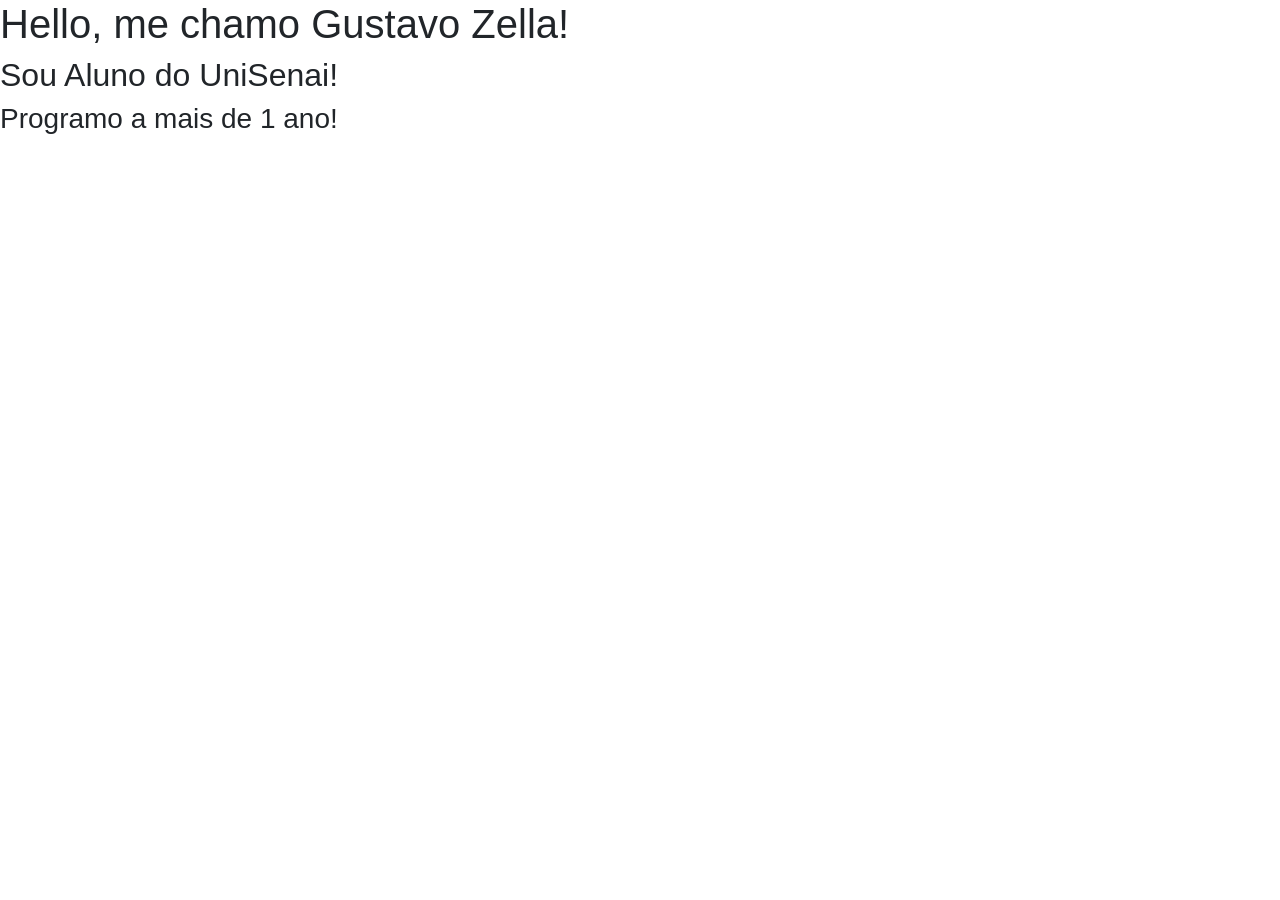
<file: aula01/index.html>
<!doctype html>
<html lang="pt-br">
  <head>
    <meta charset="utf-8">
    <meta name="viewport" content="width=device-width, initial-scale=1, shrink-to-fit=no">
    <link rel="stylesheet" href="https://cdn.jsdelivr.net/npm/bootstrap@4.6.2/dist/css/bootstrap.min.css" integrity="sha384-xOolHFLEh07PJGoPkLv1IbcEPTNtaed2xpHsD9ESMhqIYd0nLMwNLD69Npy4HI+N" crossorigin="anonymous">
    <title>Aprendendo Bootstrap 4.6 no UniSenai</title>
  </head>
  <body>

    <h1>Hello, me chamo Gustavo Zella!</h1>
    <h2>Sou Aluno do UniSenai!</h2>
    <h3>Programo a mais de 1 ano!</h3>

    <script src="https://cdn.jsdelivr.net/npm/jquery@3.5.1/dist/jquery.slim.min.js" integrity="sha384-DfXdz2htPH0lsSSs5nCTpuj/zy4C+OGpamoFVy38MVBnE+IbbVYUew+OrCXaRkfj" crossorigin="anonymous"></script>
    <script src="https://cdn.jsdelivr.net/npm/bootstrap@4.6.2/dist/js/bootstrap.bundle.min.js" integrity="sha384-Fy6S3B9q64WdZWQUiU+q4/2Lc9npb8tCaSX9FK7E8HnRr0Jz8D6OP9dO5Vg3Q9ct" crossorigin="anonymous"></script>
  </body>
</html>
</file>
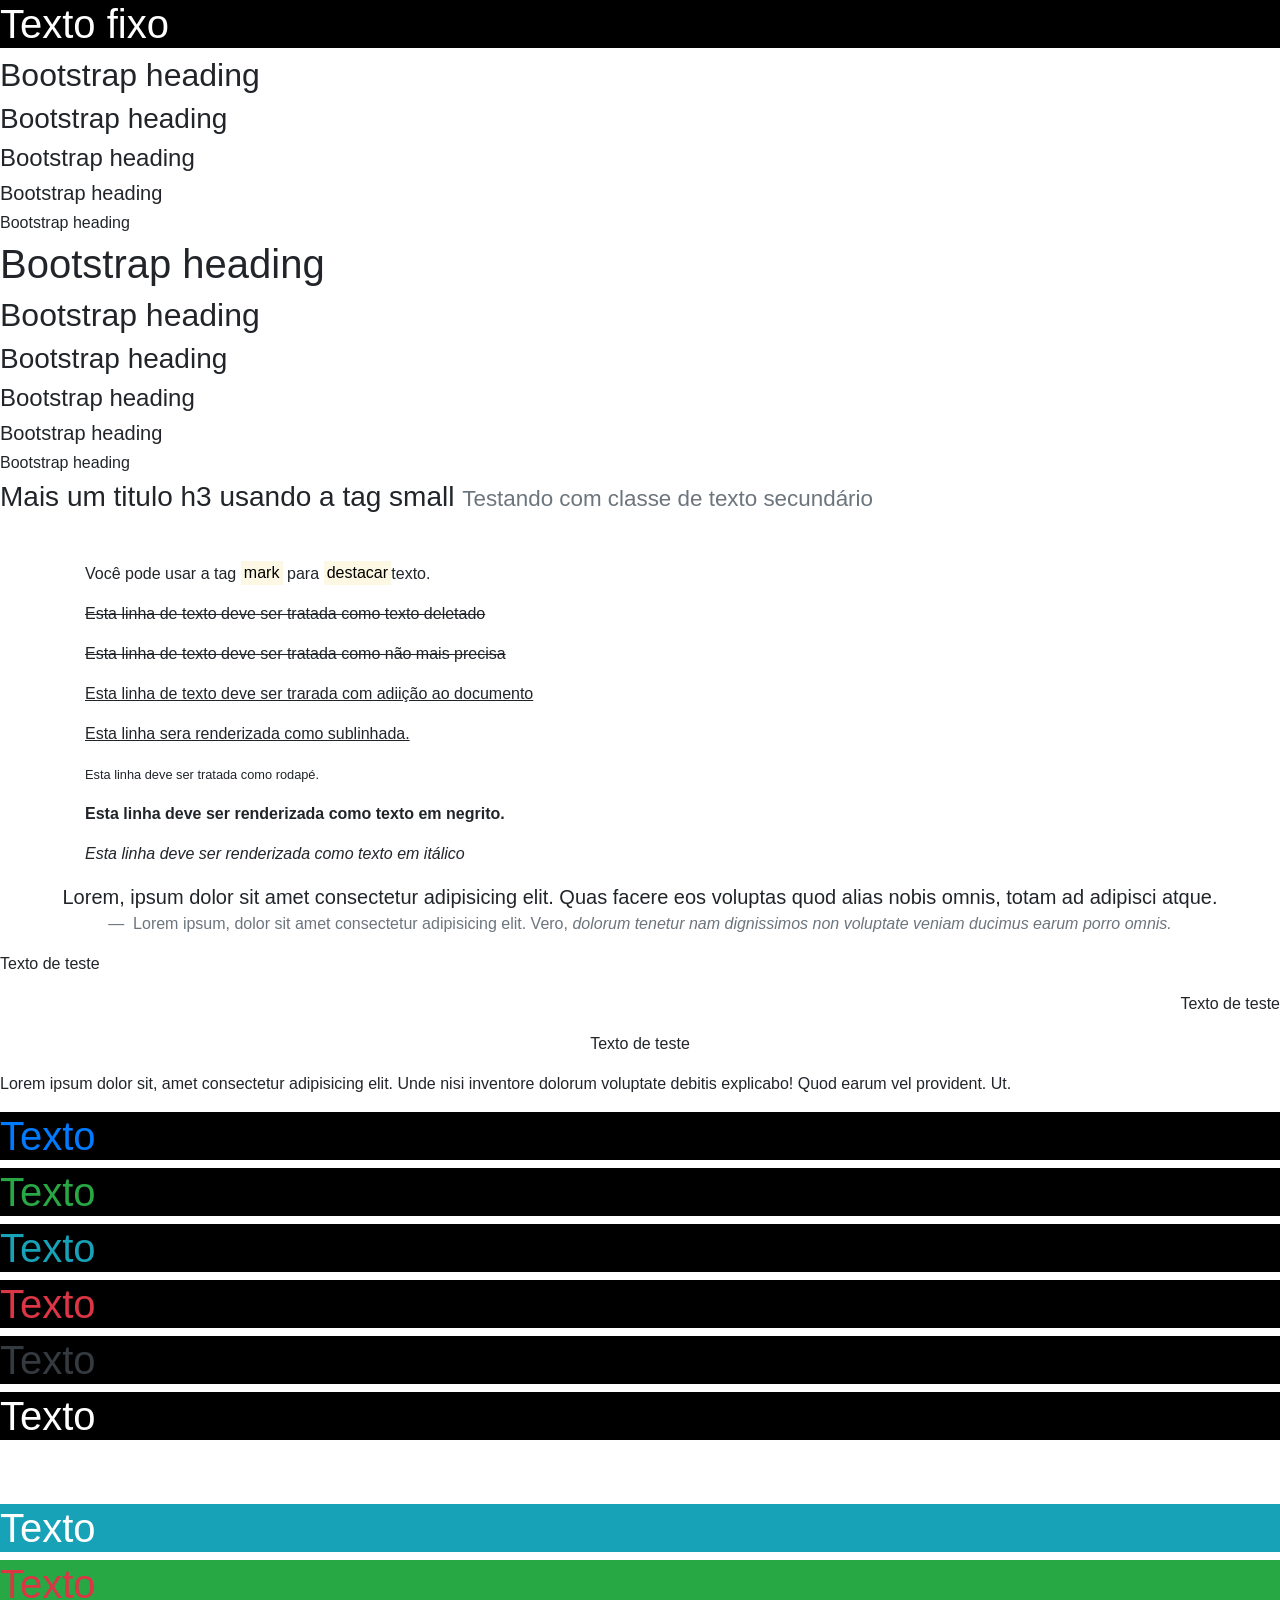
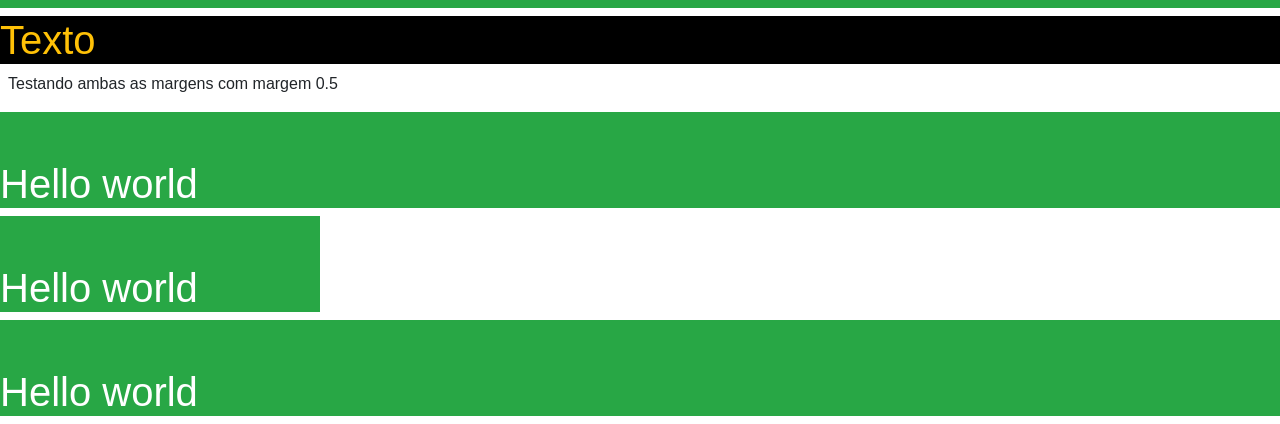
<file: aula02/index.html>
<!doctype html>
<html lang="pt-br">
  <head>
    <meta charset="utf-8">
    <meta name="viewport" content="width=device-width, initial-scale=1, shrink-to-fit=no">
    <link rel="stylesheet" href="https://cdn.jsdelivr.net/npm/bootstrap@4.6.2/dist/css/bootstrap.min.css" integrity="sha384-xOolHFLEh07PJGoPkLv1IbcEPTNtaed2xpHsD9ESMhqIYd0nLMwNLD69Npy4HI+N" crossorigin="anonymous">
    <title>Aprendendo Bootstrap 4.6 no UniSenai</title>
    <style>
      h1{
        background-color: black;
        color: white;
      }
    </style>
  </head>
  <body>

    <h1>Bootstrap heading</h1>
    <h2>Bootstrap heading</h2>
    <h3>Bootstrap heading</h3>
    <h4>Bootstrap heading</h4>
    <h5>Bootstrap heading</h5>
    <h6>Bootstrap heading</h6>

    <p class="h1">Bootstrap heading</p>
    <p class="h2">Bootstrap heading</p>
    <p class="h3">Bootstrap heading</p>
    <p class="h4">Bootstrap heading</p>
    <p class="h5">Bootstrap heading</p>
    <p class="h6">Bootstrap heading</p>

    <h3>
      Mais um titulo h3 usando a tag small
      <small class="text-muted">
        Testando com classe de texto secundário
      </small>
    </h3>

    <div class="container mt-5">
        <p>Você pode usar a tag <mark>mark</mark> para <mark>destacar</mark>texto.</p>
        <p><del>Esta linha de texto deve ser tratada como texto deletado</del></p>
        <p><s>Esta linha de texto deve ser tratada como não mais precisa</s></p>
        <p><ins>Esta linha de texto deve ser trarada com adiição ao documento</ins></p>
        <p><u>Esta linha sera renderizada como sublinhada.</u></p>
        <p><small>Esta linha deve ser tratada como rodapé.</small></p>
        <p><strong>Esta linha deve ser renderizada como texto em negrito.</strong></p>
        <p><em>Esta linha deve ser renderizada como texto em itálico</em></p>
    </div>
    
    <blockquote class="blockquote text-center">
      <p class="mb-0">
        Lorem, ipsum dolor sit amet consectetur adipisicing elit. Quas facere eos voluptas quod alias nobis omnis, totam ad adipisci atque.
        <footer class="blockquote-footer">
        Lorem ipsum, dolor sit amet consectetur adipisicing elit. Vero, <cite>dolorum tenetur nam dignissimos non voluptate veniam ducimus earum porro omnis.</cite>
        </footer>
      </p>
    </blockquote>

    <p class="text-left">Texto de teste</p>
    <p class="text-right">Texto de teste</p>
    <p class="text-center">Texto de teste</p>
    <p class="text-justify">Lorem ipsum dolor sit, amet consectetur adipisicing elit. Unde nisi inventore dolorum voluptate debitis explicabo! Quod earum vel provident. Ut.</p>


    <h1 class="fixed-top">Texto fixo</h1> <!-- Deixa fixo na tela enquanto scrolla-->

    <h1 class="text-primary">Texto</h1>
    <h1 class="text-success">Texto</h1>
    <h1 class="text-info">Texto</h1>
    <h1 class="text-danger">Texto</h1>
    <h1 class="text-dark">Texto</h1>
    <h1 class="text-white bg-dar">Texto</h1>
    <h1 class="invisible">Texto</h1>
    <h1 class="bg-info">Texto</h1>
    <h1 class="bg-success text-danger">Texto</h1>
    <h1 class="text-warning">Texto</h1>

    <p class="mx-2">Testando ambas as margens com margem 0.5</p>

    <h1 class="bg-success pt-5">Hello world</h1>
    <h1 class="bg-success pt-5 w-25">Hello world</h1>
    <h1 class="bg-success pt-5 h-25">Hello world</h1>

    <script src="https://cdn.jsdelivr.net/npm/jquery@3.5.1/dist/jquery.slim.min.js" integrity="sha384-DfXdz2htPH0lsSSs5nCTpuj/zy4C+OGpamoFVy38MVBnE+IbbVYUew+OrCXaRkfj" crossorigin="anonymous"></script>
    <script src="https://cdn.jsdelivr.net/npm/bootstrap@4.6.2/dist/js/bootstrap.bundle.min.js" integrity="sha384-Fy6S3B9q64WdZWQUiU+q4/2Lc9npb8tCaSX9FK7E8HnRr0Jz8D6OP9dO5Vg3Q9ct" crossorigin="anonymous"></script>
  </body>
</html>
</file>
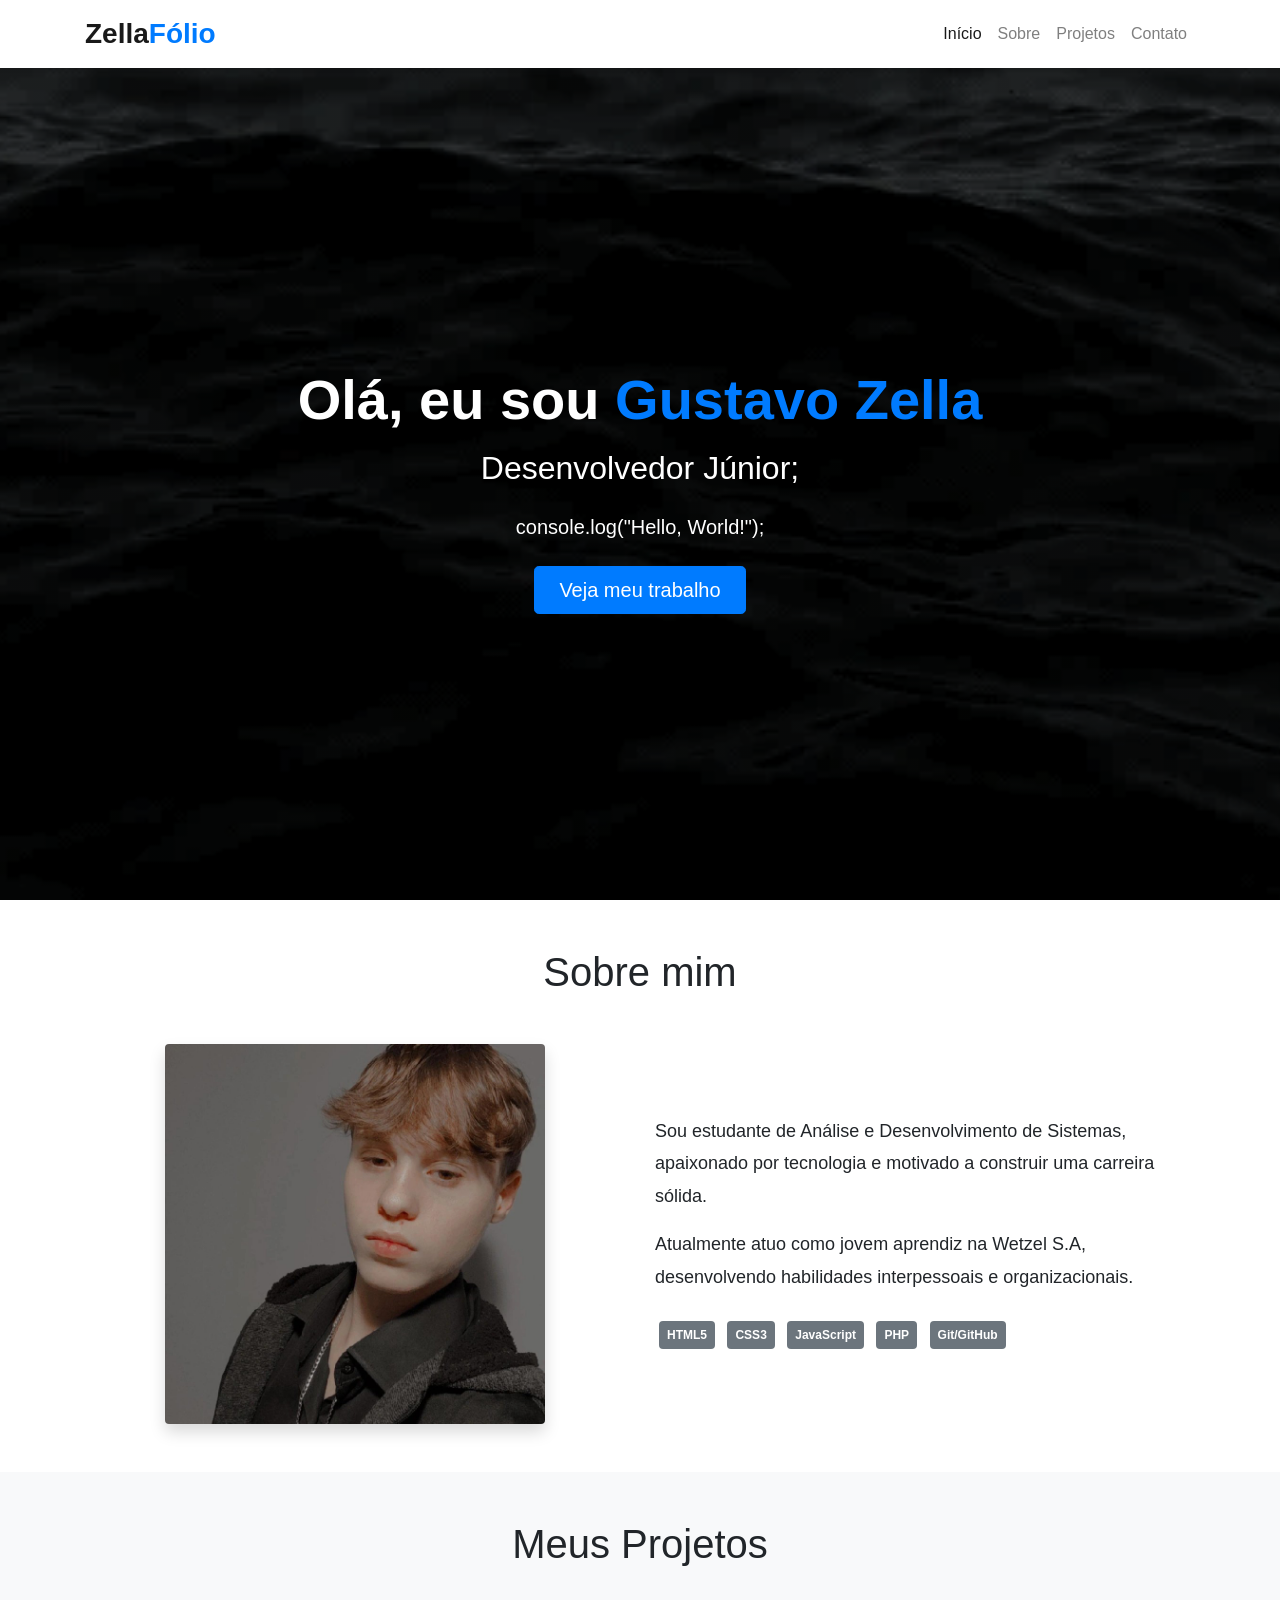
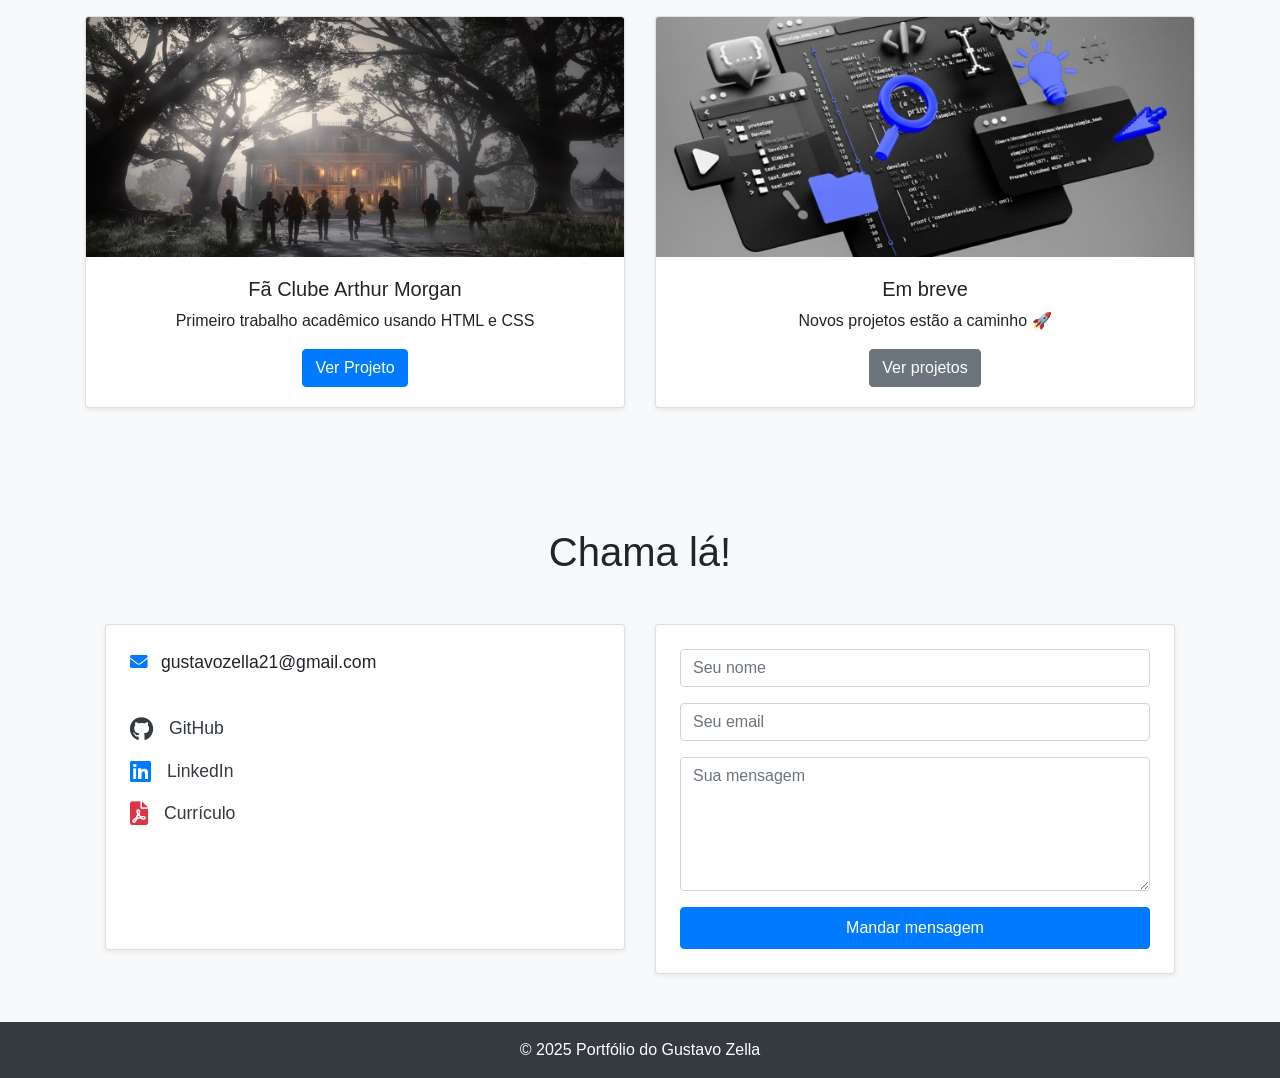
<file: aula04/index.html>
<!DOCTYPE html>
<html lang="pt-BR">

<head>
    <meta charset="UTF-8">
    <meta name="viewport" content="width=device-width, initial-scale=1.0">
    <title>Portfólio - Gustavo Zella</title>

    <!-- Bootstrap 4.6 -->
    <link rel="stylesheet" href="https://cdn.jsdelivr.net/npm/bootstrap@4.6.2/dist/css/bootstrap.min.css">
    <link rel="stylesheet" href="https://cdnjs.cloudflare.com/ajax/libs/font-awesome/6.0.0/css/all.min.css">
</head>

<body data-spy="scroll" data-target="#navbar" data-offset="70">

<!-- NAVBAR -->
<nav id="navbar" class="navbar navbar-expand-lg navbar-light bg-white shadow-sm fixed-top">
    <div class="container" style="max-width:1140px;">
        <a class="navbar-brand font-weight-bold" style="font-size:1.75rem;">
            Zella<span class="text-primary">Fólio</span>
        </a>

        <button class="navbar-toggler" type="button" data-toggle="collapse" data-target="#menu">
            <span class="navbar-toggler-icon"></span>
        </button>

        <div class="collapse navbar-collapse" id="menu">
            <ul class="navbar-nav ml-auto">
                <li class="nav-item"><a class="nav-link" href="#home">Início</a></li>
                <li class="nav-item"><a class="nav-link" href="#about">Sobre</a></li>
                <li class="nav-item"><a class="nav-link" href="#projects">Projetos</a></li>
                <li class="nav-item"><a class="nav-link" href="#contact">Contato</a></li>
            </ul>
        </div>
    </div>
</nav>

<!-- HERO -->
<section id="home"
    class="d-flex align-items-center text-white"
    style="
        min-height:100vh;
        background: linear-gradient(rgba(0,0,0,0.6), rgba(0,0,0,0.6)),
                    url('assets/img/blackwaves.gif') center center / cover no-repeat;
        padding-top:80px;
    ">

    <div class="container text-center" style="max-width:800px;">
        <h1 style="font-size:3.5rem; font-weight:700;">
            Olá, eu sou <span class="text-primary">Gustavo Zella</span>
        </h1>

        <h2 style="font-size:2rem; font-weight:300; margin-top:1rem;">
            Desenvolvedor Júnior;
        </h2>

        <p style="font-size:1.25rem; margin:1.5rem 0;">
            console.log("Hello, World!");
        </p>

        <a href="#projects" class="btn btn-primary btn-lg px-4 py-2">
            Veja meu trabalho
        </a>
    </div>
</section>

<!-- SOBRE -->
<section id="about" class="py-5">
    <div class="container" style="max-width:1140px;">
        <h2 class="text-center mb-5" style="font-size:2.5rem;">Sobre mim</h2>

        <div class="row align-items-center">
            <div class="col-lg-6 text-center mb-4 mb-lg-0">
                <img src="assets/img/avatar.jpg"
                     class="img-fluid rounded shadow"
                     style="max-width:380px; aspect-ratio:1/1; object-fit:cover;">
            </div>

            <div class="col-lg-6">
                <p style="font-size:1.125rem; line-height:1.8;">
                    Sou estudante de Análise e Desenvolvimento de Sistemas,
                    apaixonado por tecnologia e motivado a construir uma carreira sólida.
                </p>

                <p style="font-size:1.125rem; line-height:1.8;">
                    Atualmente atuo como jovem aprendiz na Wetzel S.A,
                    desenvolvendo habilidades interpessoais e organizacionais.
                </p>

                <div class="mt-4">
                    <span class="badge badge-secondary p-2 m-1">HTML5</span>
                    <span class="badge badge-secondary p-2 m-1">CSS3</span>
                    <span class="badge badge-secondary p-2 m-1">JavaScript</span>
                    <span class="badge badge-secondary p-2 m-1">PHP</span>
                    <span class="badge badge-secondary p-2 m-1">Git/GitHub</span>
                </div>
            </div>
        </div>
    </div>
</section>

<!-- PROJETOS -->
<section id="projects" class="py-5 bg-light">
    <div class="container" style="max-width:1140px;">
        <h2 class="text-center mb-5" style="font-size:2.5rem;">Meus Projetos</h2>

        <div class="row">
            <div class="col-md-6 mb-4">
                <div class="card shadow-sm h-100">
                    <img src="assets/img/ProjetoRD2.jpg"
                         class="card-img-top"
                         style="height:240px; object-fit:cover;">
                    <div class="card-body text-center">
                        <h5 style="font-size:1.25rem;">Fã Clube Arthur Morgan</h5>
                        <p style="font-size:1rem;">
                            Primeiro trabalho acadêmico usando HTML e CSS
                        </p>
                        <a href="https://guz3.github.io/Desenvolvimento_Web/morgan/"
                           target="_blank"
                           class="btn btn-primary">
                            Ver Projeto
                        </a>
                    </div>
                </div>
            </div>

            <div class="col-md-6 mb-4">
                <div class="card shadow-sm h-100">
                    <img src="assets/img/Gemini_Generated_Image_j18rqhj18rqhj18r.png"
                         class="card-img-top"
                         style="height:240px; object-fit:cover;">
                    <div class="card-body text-center">
                        <h5 style="font-size:1.25rem;">Em breve</h5>
                        <p style="font-size:1rem;">
                            Novos projetos estão a caminho 🚀
                        </p>
                        <a href="#" class="btn btn-secondary">Ver projetos</a>
                    </div>
                </div>
            </div>
        </div>
    </div>
</section>

<!-- CONTATO -->
<!-- CONTATO -->
<section id="contact" class="py-5 bg-light">
    <div class="container" style="max-width:1100px;">
        <h2 class="text-center mb-5" style="font-size:2.5rem;">Chama lá!</h2>

        <div class="row">

            <!-- COLUNA INFO -->
            <div class="col-md-6 mb-4">
                <div class="card shadow-sm p-4 h-100">

                    <p style="font-size:1.1rem;">
                        <i class="fas fa-envelope mr-2 text-primary"></i>
                        gustavozella21@gmail.com
                    </p>

                    <div class="mt-4">

                        <a href="https://github.com/GUZ3"
                           target="_blank"
                           class="d-flex align-items-center mb-3 text-dark"
                           style="font-size:1.1rem; text-decoration:none;">
                            <i class="fab fa-github mr-3" style="font-size:1.5rem;"></i>
                            GitHub
                        </a>

                        <a href="https://www.linkedin.com/in/gustavo-zella-6a4aaa2b0/"
                           target="_blank"
                           class="d-flex align-items-center mb-3 text-dark"
                           style="font-size:1.1rem; text-decoration:none;">
                            <i class="fab fa-linkedin mr-3 text-primary" style="font-size:1.5rem;"></i>
                            LinkedIn
                        </a>

                        <a href="assets/img/GustavoZella.pdf"
                           download
                           class="d-flex align-items-center text-dark"
                           style="font-size:1.1rem; text-decoration:none;">
                            <i class="fas fa-file-pdf mr-3 text-danger" style="font-size:1.5rem;"></i>
                            Currículo
                        </a>

                    </div>
                </div>
            </div>

            <!-- COLUNA FORM -->
            <div class="col-md-6">
                <div class="card shadow-sm p-4">
                    <form>

                        <input type="text"
                               class="form-control mb-3 py-3"
                               placeholder="Seu nome">

                        <input type="email"
                               class="form-control mb-3 py-3"
                               placeholder="Seu email">

                        <textarea class="form-control mb-3"
                                  rows="5"
                                  placeholder="Sua mensagem"></textarea>

                        <button class="btn btn-primary btn-block py-2">
                            Mandar mensagem
                        </button>

                    </form>
                </div>
            </div>

        </div>
    </div>
</section>

<footer class="bg-dark text-white text-center py-3">
    © 2025 Portfólio do Gustavo Zella
</footer>

<script src="https://cdn.jsdelivr.net/npm/jquery@3.5.1/dist/jquery.slim.min.js"></script>
<script src="https://cdn.jsdelivr.net/npm/bootstrap@4.6.2/dist/js/bootstrap.bundle.min.js"></script>

</body>
</html>
</file>
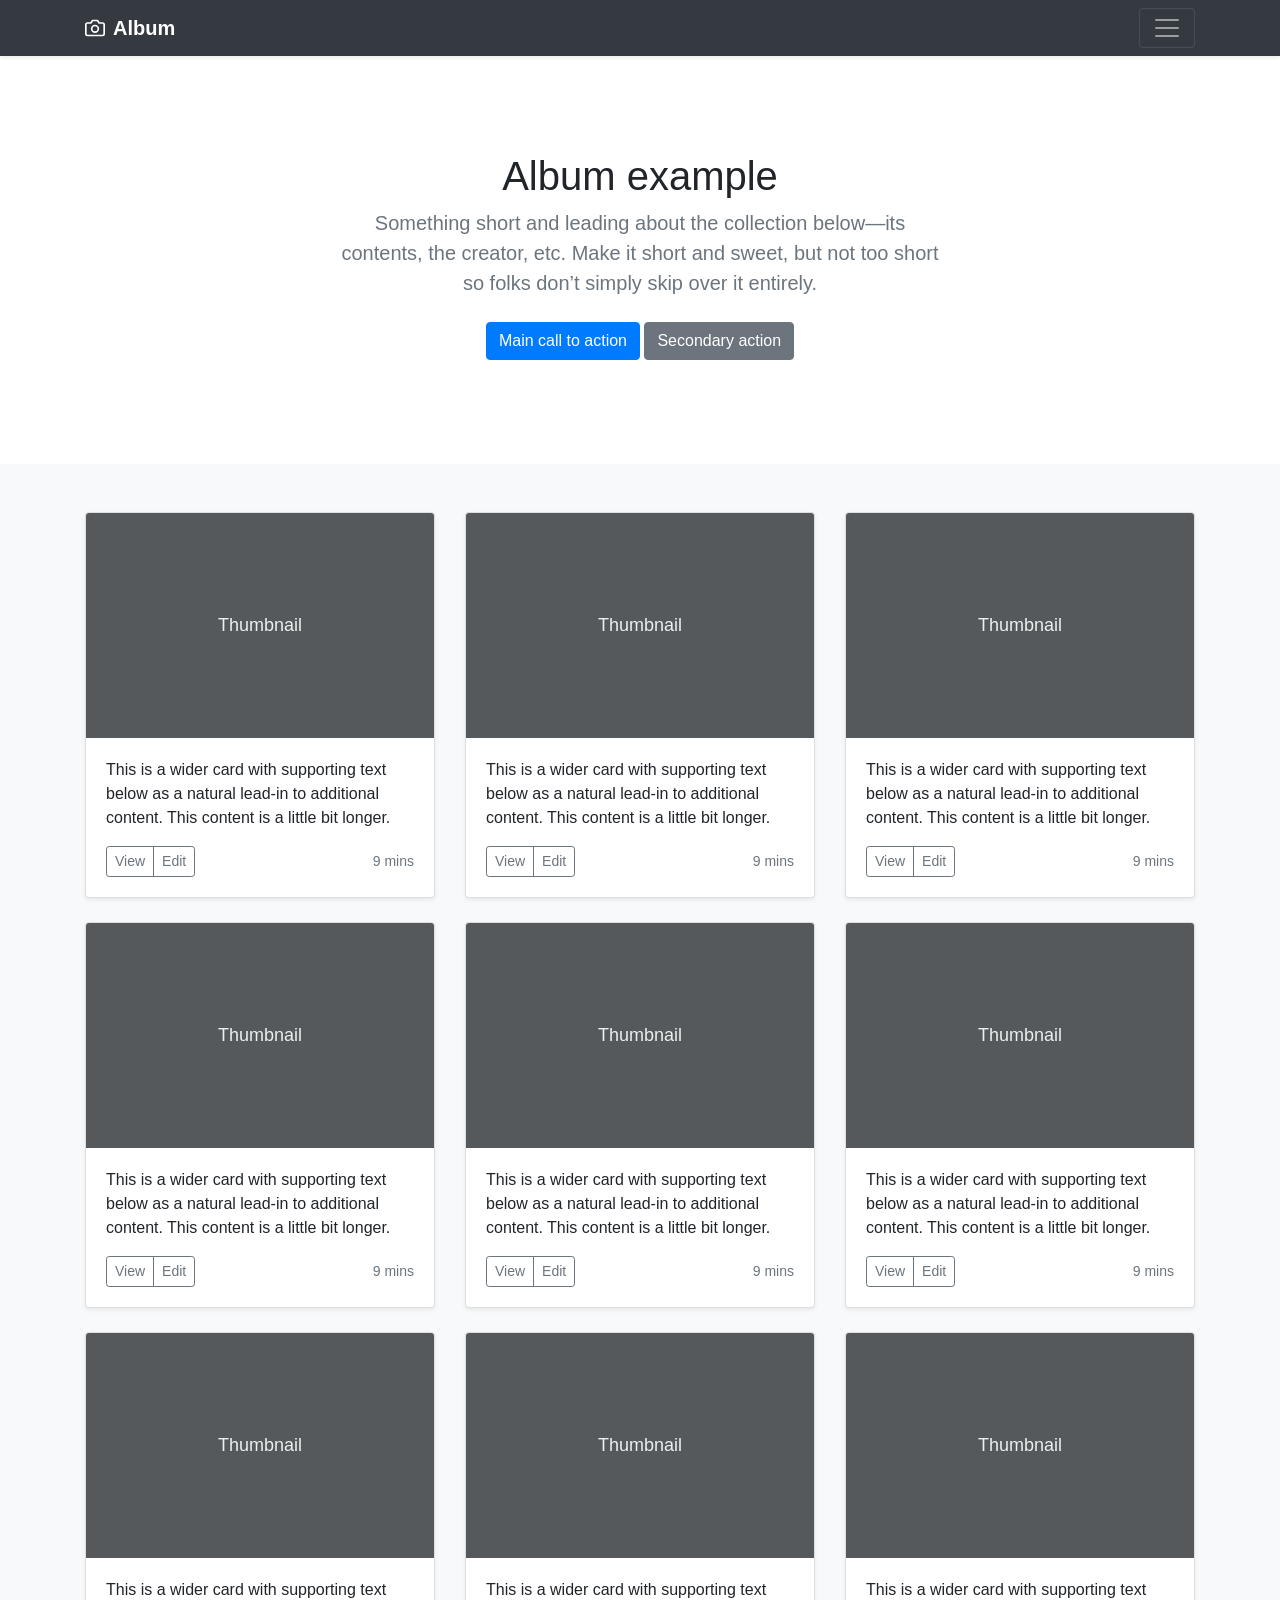
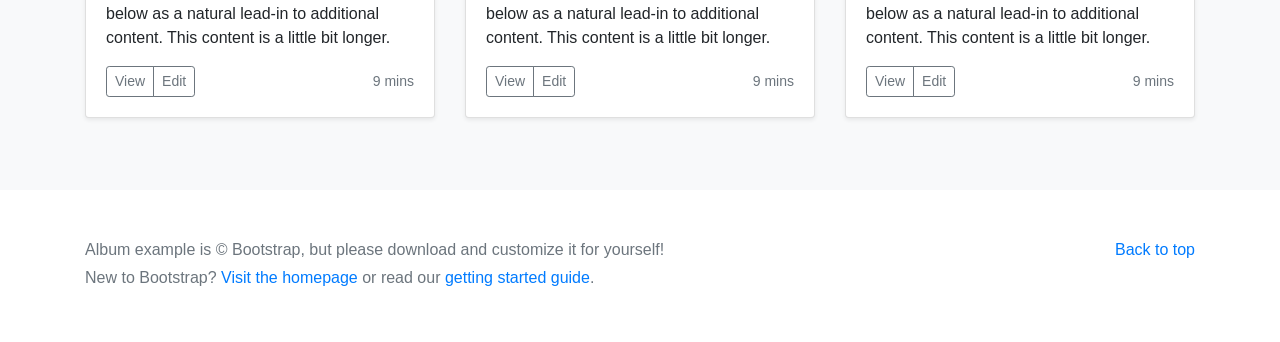
<file: Templates/album/index.html>
<!doctype html>
<html lang="en">
  <head>
    <meta charset="utf-8">
    <meta name="viewport" content="width=device-width, initial-scale=1, shrink-to-fit=no">
    <meta name="description" content="">
    <meta name="author" content="Mark Otto, Jacob Thornton, and Bootstrap contributors">
    <meta name="generator" content="Hugo 0.101.0">
    <title>Album example · Bootstrap v4.6</title>

    <link rel="canonical" href="https://getbootstrap.com/docs/4.6/examples/album/">

    

    <!-- Bootstrap core CSS -->
<link href="../assets/dist/css/bootstrap.min.css" rel="stylesheet">



    <style>
      .bd-placeholder-img {
        font-size: 1.125rem;
        text-anchor: middle;
        -webkit-user-select: none;
        -moz-user-select: none;
        -ms-user-select: none;
        user-select: none;
      }

      @media (min-width: 768px) {
        .bd-placeholder-img-lg {
          font-size: 3.5rem;
        }
      }
    </style>

    
    <!-- Custom styles for this template -->
    <link href="album.css" rel="stylesheet">
  </head>
  <body>
    
<header>
  <div class="collapse bg-dark" id="navbarHeader">
    <div class="container">
      <div class="row">
        <div class="col-sm-8 col-md-7 py-4">
          <h4 class="text-white">About</h4>
          <p class="text-muted">Add some information about the album below, the author, or any other background context. Make it a few sentences long so folks can pick up some informative tidbits. Then, link them off to some social networking sites or contact information.</p>
        </div>
        <div class="col-sm-4 offset-md-1 py-4">
          <h4 class="text-white">Contact</h4>
          <ul class="list-unstyled">
            <li><a href="#" class="text-white">Follow on Twitter</a></li>
            <li><a href="#" class="text-white">Like on Facebook</a></li>
            <li><a href="#" class="text-white">Email me</a></li>
          </ul>
        </div>
      </div>
    </div>
  </div>
  <div class="navbar navbar-dark bg-dark shadow-sm">
    <div class="container d-flex justify-content-between">
      <a href="#" class="navbar-brand d-flex align-items-center">
        <svg xmlns="http://www.w3.org/2000/svg" width="20" height="20" fill="none" stroke="currentColor" stroke-linecap="round" stroke-linejoin="round" stroke-width="2" aria-hidden="true" class="mr-2" viewBox="0 0 24 24" focusable="false"><path d="M23 19a2 2 0 0 1-2 2H3a2 2 0 0 1-2-2V8a2 2 0 0 1 2-2h4l2-3h6l2 3h4a2 2 0 0 1 2 2z"/><circle cx="12" cy="13" r="4"/></svg>
        <strong>Album</strong>
      </a>
      <button class="navbar-toggler" type="button" data-toggle="collapse" data-target="#navbarHeader" aria-controls="navbarHeader" aria-expanded="false" aria-label="Toggle navigation">
        <span class="navbar-toggler-icon"></span>
      </button>
    </div>
  </div>
</header>

<main role="main">

  <section class="jumbotron text-center">
    <div class="container">
      <h1>Album example</h1>
      <p class="lead text-muted">Something short and leading about the collection below—its contents, the creator, etc. Make it short and sweet, but not too short so folks don’t simply skip over it entirely.</p>
      <p>
        <a href="#" class="btn btn-primary my-2">Main call to action</a>
        <a href="#" class="btn btn-secondary my-2">Secondary action</a>
      </p>
    </div>
  </section>

  <div class="album py-5 bg-light">
    <div class="container">

      <div class="row">
        <div class="col-md-4">
          <div class="card mb-4 shadow-sm">
            <svg class="bd-placeholder-img card-img-top" width="100%" height="225" xmlns="http://www.w3.org/2000/svg" role="img" aria-label="Placeholder: Thumbnail" preserveAspectRatio="xMidYMid slice" focusable="false"><title>Placeholder</title><rect width="100%" height="100%" fill="#55595c"/><text x="50%" y="50%" fill="#eceeef" dy=".3em">Thumbnail</text></svg>

            <div class="card-body">
              <p class="card-text">This is a wider card with supporting text below as a natural lead-in to additional content. This content is a little bit longer.</p>
              <div class="d-flex justify-content-between align-items-center">
                <div class="btn-group">
                  <button type="button" class="btn btn-sm btn-outline-secondary">View</button>
                  <button type="button" class="btn btn-sm btn-outline-secondary">Edit</button>
                </div>
                <small class="text-muted">9 mins</small>
              </div>
            </div>
          </div>
        </div>
        <div class="col-md-4">
          <div class="card mb-4 shadow-sm">
            <svg class="bd-placeholder-img card-img-top" width="100%" height="225" xmlns="http://www.w3.org/2000/svg" role="img" aria-label="Placeholder: Thumbnail" preserveAspectRatio="xMidYMid slice" focusable="false"><title>Placeholder</title><rect width="100%" height="100%" fill="#55595c"/><text x="50%" y="50%" fill="#eceeef" dy=".3em">Thumbnail</text></svg>

            <div class="card-body">
              <p class="card-text">This is a wider card with supporting text below as a natural lead-in to additional content. This content is a little bit longer.</p>
              <div class="d-flex justify-content-between align-items-center">
                <div class="btn-group">
                  <button type="button" class="btn btn-sm btn-outline-secondary">View</button>
                  <button type="button" class="btn btn-sm btn-outline-secondary">Edit</button>
                </div>
                <small class="text-muted">9 mins</small>
              </div>
            </div>
          </div>
        </div>
        <div class="col-md-4">
          <div class="card mb-4 shadow-sm">
            <svg class="bd-placeholder-img card-img-top" width="100%" height="225" xmlns="http://www.w3.org/2000/svg" role="img" aria-label="Placeholder: Thumbnail" preserveAspectRatio="xMidYMid slice" focusable="false"><title>Placeholder</title><rect width="100%" height="100%" fill="#55595c"/><text x="50%" y="50%" fill="#eceeef" dy=".3em">Thumbnail</text></svg>

            <div class="card-body">
              <p class="card-text">This is a wider card with supporting text below as a natural lead-in to additional content. This content is a little bit longer.</p>
              <div class="d-flex justify-content-between align-items-center">
                <div class="btn-group">
                  <button type="button" class="btn btn-sm btn-outline-secondary">View</button>
                  <button type="button" class="btn btn-sm btn-outline-secondary">Edit</button>
                </div>
                <small class="text-muted">9 mins</small>
              </div>
            </div>
          </div>
        </div>

        <div class="col-md-4">
          <div class="card mb-4 shadow-sm">
            <svg class="bd-placeholder-img card-img-top" width="100%" height="225" xmlns="http://www.w3.org/2000/svg" role="img" aria-label="Placeholder: Thumbnail" preserveAspectRatio="xMidYMid slice" focusable="false"><title>Placeholder</title><rect width="100%" height="100%" fill="#55595c"/><text x="50%" y="50%" fill="#eceeef" dy=".3em">Thumbnail</text></svg>

            <div class="card-body">
              <p class="card-text">This is a wider card with supporting text below as a natural lead-in to additional content. This content is a little bit longer.</p>
              <div class="d-flex justify-content-between align-items-center">
                <div class="btn-group">
                  <button type="button" class="btn btn-sm btn-outline-secondary">View</button>
                  <button type="button" class="btn btn-sm btn-outline-secondary">Edit</button>
                </div>
                <small class="text-muted">9 mins</small>
              </div>
            </div>
          </div>
        </div>
        <div class="col-md-4">
          <div class="card mb-4 shadow-sm">
            <svg class="bd-placeholder-img card-img-top" width="100%" height="225" xmlns="http://www.w3.org/2000/svg" role="img" aria-label="Placeholder: Thumbnail" preserveAspectRatio="xMidYMid slice" focusable="false"><title>Placeholder</title><rect width="100%" height="100%" fill="#55595c"/><text x="50%" y="50%" fill="#eceeef" dy=".3em">Thumbnail</text></svg>

            <div class="card-body">
              <p class="card-text">This is a wider card with supporting text below as a natural lead-in to additional content. This content is a little bit longer.</p>
              <div class="d-flex justify-content-between align-items-center">
                <div class="btn-group">
                  <button type="button" class="btn btn-sm btn-outline-secondary">View</button>
                  <button type="button" class="btn btn-sm btn-outline-secondary">Edit</button>
                </div>
                <small class="text-muted">9 mins</small>
              </div>
            </div>
          </div>
        </div>
        <div class="col-md-4">
          <div class="card mb-4 shadow-sm">
            <svg class="bd-placeholder-img card-img-top" width="100%" height="225" xmlns="http://www.w3.org/2000/svg" role="img" aria-label="Placeholder: Thumbnail" preserveAspectRatio="xMidYMid slice" focusable="false"><title>Placeholder</title><rect width="100%" height="100%" fill="#55595c"/><text x="50%" y="50%" fill="#eceeef" dy=".3em">Thumbnail</text></svg>

            <div class="card-body">
              <p class="card-text">This is a wider card with supporting text below as a natural lead-in to additional content. This content is a little bit longer.</p>
              <div class="d-flex justify-content-between align-items-center">
                <div class="btn-group">
                  <button type="button" class="btn btn-sm btn-outline-secondary">View</button>
                  <button type="button" class="btn btn-sm btn-outline-secondary">Edit</button>
                </div>
                <small class="text-muted">9 mins</small>
              </div>
            </div>
          </div>
        </div>

        <div class="col-md-4">
          <div class="card mb-4 shadow-sm">
            <svg class="bd-placeholder-img card-img-top" width="100%" height="225" xmlns="http://www.w3.org/2000/svg" role="img" aria-label="Placeholder: Thumbnail" preserveAspectRatio="xMidYMid slice" focusable="false"><title>Placeholder</title><rect width="100%" height="100%" fill="#55595c"/><text x="50%" y="50%" fill="#eceeef" dy=".3em">Thumbnail</text></svg>

            <div class="card-body">
              <p class="card-text">This is a wider card with supporting text below as a natural lead-in to additional content. This content is a little bit longer.</p>
              <div class="d-flex justify-content-between align-items-center">
                <div class="btn-group">
                  <button type="button" class="btn btn-sm btn-outline-secondary">View</button>
                  <button type="button" class="btn btn-sm btn-outline-secondary">Edit</button>
                </div>
                <small class="text-muted">9 mins</small>
              </div>
            </div>
          </div>
        </div>
        <div class="col-md-4">
          <div class="card mb-4 shadow-sm">
            <svg class="bd-placeholder-img card-img-top" width="100%" height="225" xmlns="http://www.w3.org/2000/svg" role="img" aria-label="Placeholder: Thumbnail" preserveAspectRatio="xMidYMid slice" focusable="false"><title>Placeholder</title><rect width="100%" height="100%" fill="#55595c"/><text x="50%" y="50%" fill="#eceeef" dy=".3em">Thumbnail</text></svg>

            <div class="card-body">
              <p class="card-text">This is a wider card with supporting text below as a natural lead-in to additional content. This content is a little bit longer.</p>
              <div class="d-flex justify-content-between align-items-center">
                <div class="btn-group">
                  <button type="button" class="btn btn-sm btn-outline-secondary">View</button>
                  <button type="button" class="btn btn-sm btn-outline-secondary">Edit</button>
                </div>
                <small class="text-muted">9 mins</small>
              </div>
            </div>
          </div>
        </div>
        <div class="col-md-4">
          <div class="card mb-4 shadow-sm">
            <svg class="bd-placeholder-img card-img-top" width="100%" height="225" xmlns="http://www.w3.org/2000/svg" role="img" aria-label="Placeholder: Thumbnail" preserveAspectRatio="xMidYMid slice" focusable="false"><title>Placeholder</title><rect width="100%" height="100%" fill="#55595c"/><text x="50%" y="50%" fill="#eceeef" dy=".3em">Thumbnail</text></svg>

            <div class="card-body">
              <p class="card-text">This is a wider card with supporting text below as a natural lead-in to additional content. This content is a little bit longer.</p>
              <div class="d-flex justify-content-between align-items-center">
                <div class="btn-group">
                  <button type="button" class="btn btn-sm btn-outline-secondary">View</button>
                  <button type="button" class="btn btn-sm btn-outline-secondary">Edit</button>
                </div>
                <small class="text-muted">9 mins</small>
              </div>
            </div>
          </div>
        </div>
      </div>
    </div>
  </div>

</main>

<footer class="text-muted">
  <div class="container">
    <p class="float-right">
      <a href="#">Back to top</a>
    </p>
    <p>Album example is &copy; Bootstrap, but please download and customize it for yourself!</p>
    <p>New to Bootstrap? <a href="/">Visit the homepage</a> or read our <a href="../getting-started/introduction/">getting started guide</a>.</p>
  </div>
</footer>


    <script src="https://cdn.jsdelivr.net/npm/jquery@3.5.1/dist/jquery.slim.min.js" integrity="sha384-DfXdz2htPH0lsSSs5nCTpuj/zy4C+OGpamoFVy38MVBnE+IbbVYUew+OrCXaRkfj" crossorigin="anonymous"></script>
      <script>window.jQuery || document.write('<script src="../assets/js/vendor/jquery.slim.min.js"><\/script>')</script><script src="../assets/dist/js/bootstrap.bundle.min.js"></script>

      
  </body>
</html>
</file>
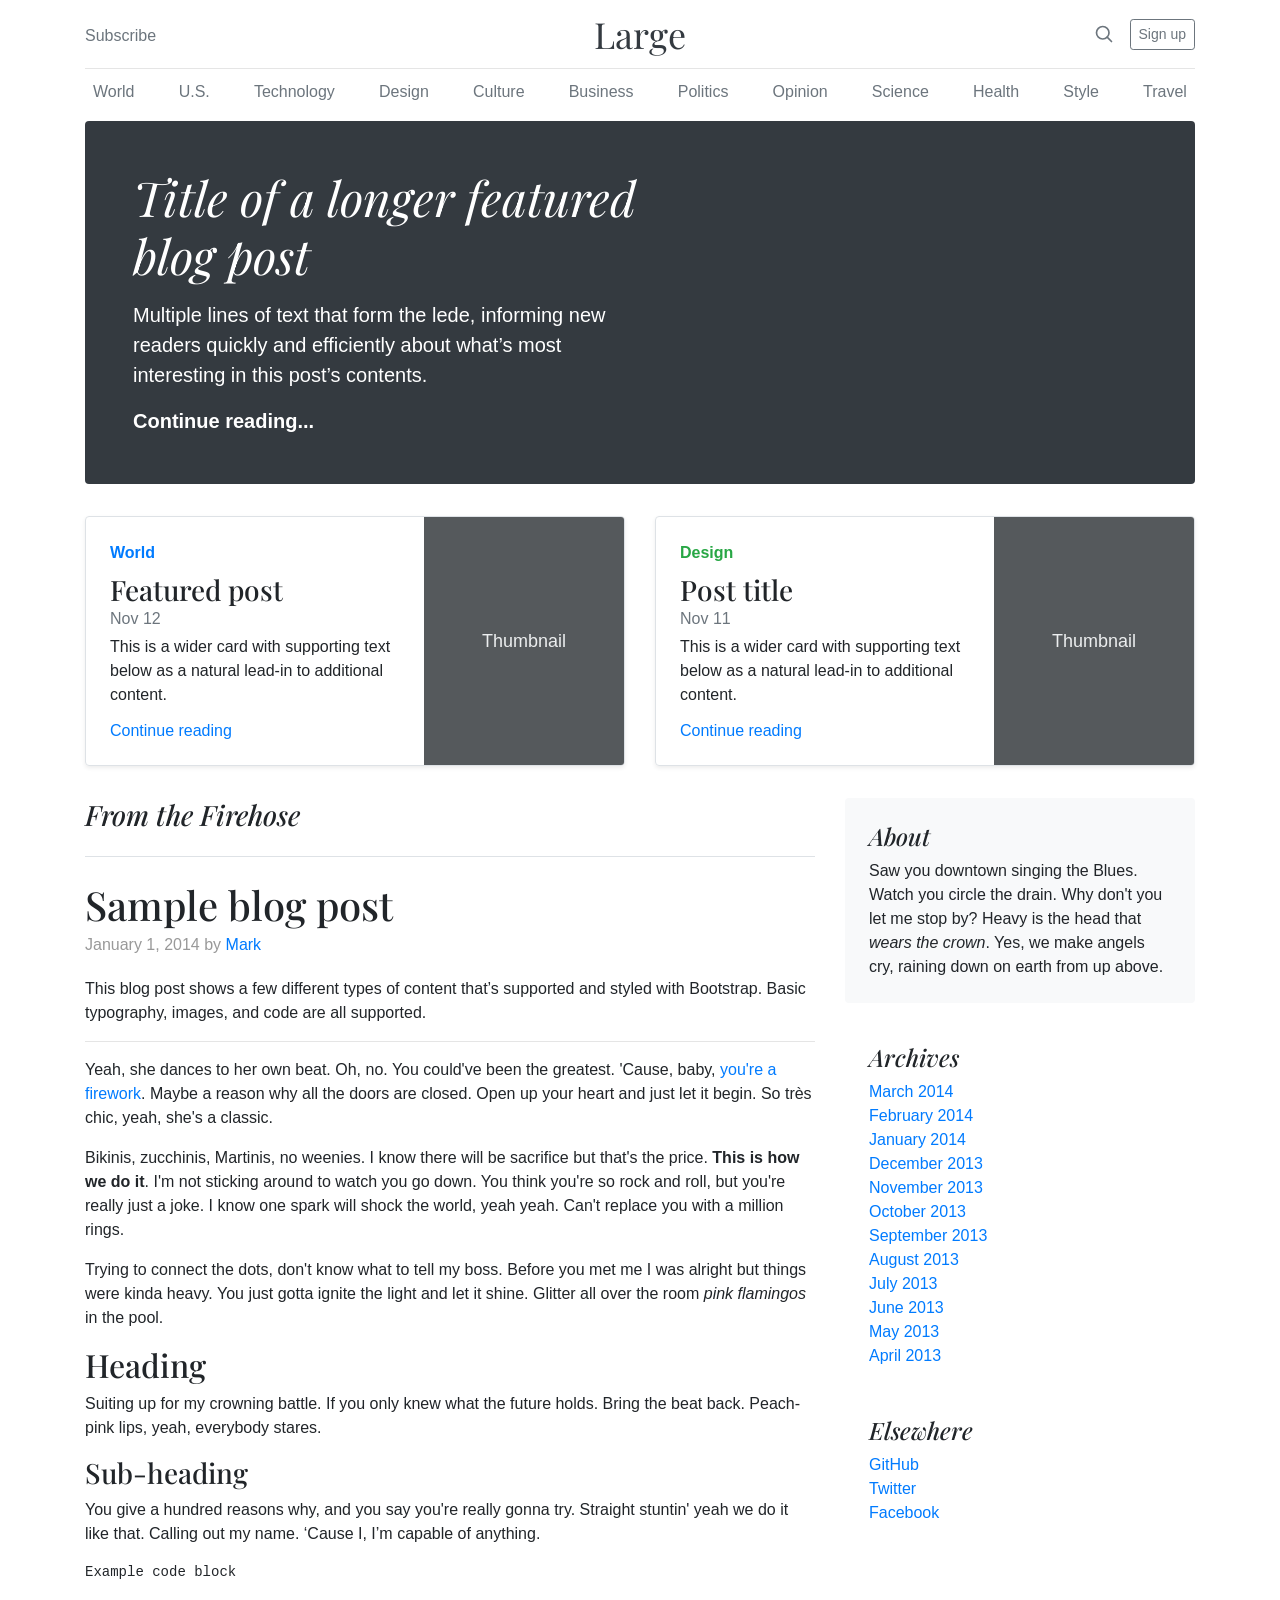
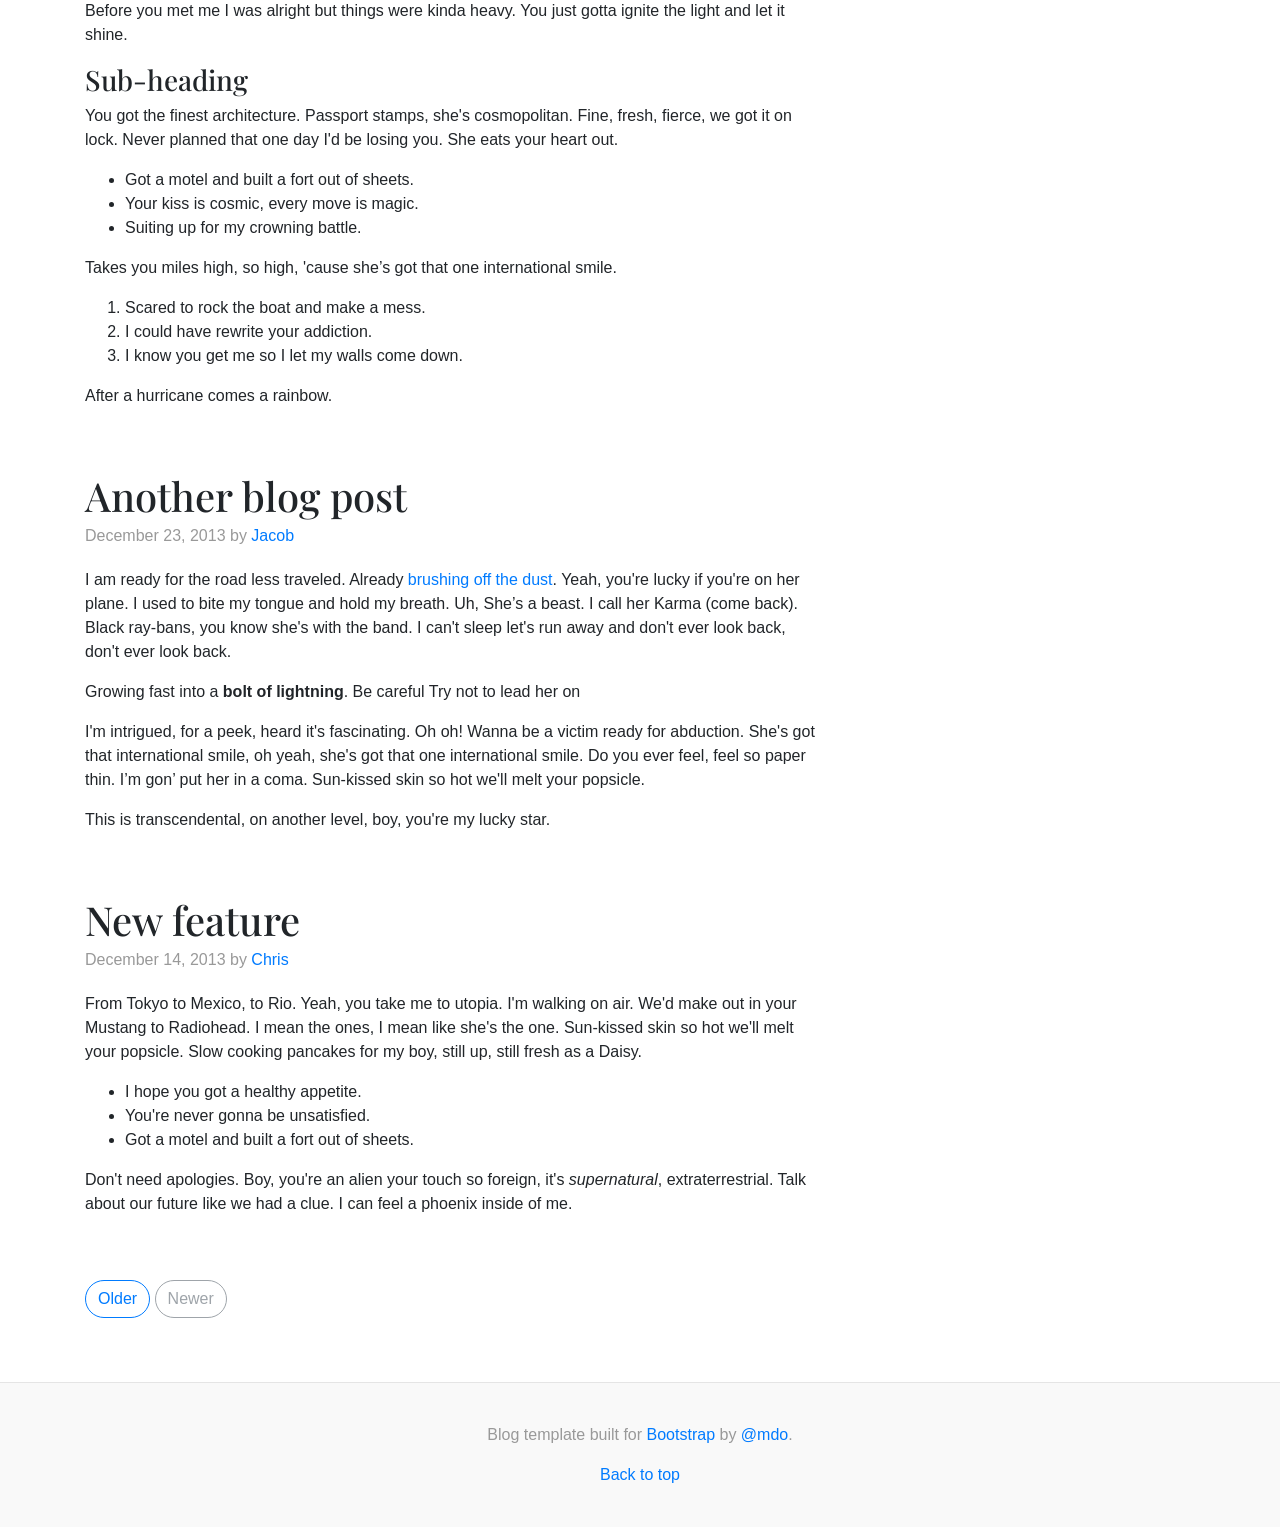
<file: Templates/blog/index.html>
<!doctype html>
<html lang="en">
  <head>
    <meta charset="utf-8">
    <meta name="viewport" content="width=device-width, initial-scale=1, shrink-to-fit=no">
    <meta name="description" content="">
    <meta name="author" content="Mark Otto, Jacob Thornton, and Bootstrap contributors">
    <meta name="generator" content="Hugo 0.101.0">
    <title>Blog Template · Bootstrap v4.6</title>

    <link rel="canonical" href="https://getbootstrap.com/docs/4.6/examples/blog/">

    

    <!-- Bootstrap core CSS -->
<link href="../assets/dist/css/bootstrap.min.css" rel="stylesheet">



    <style>
      .bd-placeholder-img {
        font-size: 1.125rem;
        text-anchor: middle;
        -webkit-user-select: none;
        -moz-user-select: none;
        -ms-user-select: none;
        user-select: none;
      }

      @media (min-width: 768px) {
        .bd-placeholder-img-lg {
          font-size: 3.5rem;
        }
      }
    </style>

    
    <!-- Custom styles for this template -->
    <link href="https://fonts.googleapis.com/css?family=Playfair&#43;Display:700,900" rel="stylesheet">
    <!-- Custom styles for this template -->
    <link href="blog.css" rel="stylesheet">
  </head>
  <body>
    
<div class="container">
  <header class="blog-header py-3">
    <div class="row flex-nowrap justify-content-between align-items-center">
      <div class="col-4 pt-1">
        <a class="text-muted" href="#">Subscribe</a>
      </div>
      <div class="col-4 text-center">
        <a class="blog-header-logo text-dark" href="#">Large</a>
      </div>
      <div class="col-4 d-flex justify-content-end align-items-center">
        <a class="text-muted" href="#" aria-label="Search">
          <svg xmlns="http://www.w3.org/2000/svg" width="20" height="20" fill="none" stroke="currentColor" stroke-linecap="round" stroke-linejoin="round" stroke-width="2" class="mx-3" role="img" viewBox="0 0 24 24" focusable="false"><title>Search</title><circle cx="10.5" cy="10.5" r="7.5"/><path d="M21 21l-5.2-5.2"/></svg>
        </a>
        <a class="btn btn-sm btn-outline-secondary" href="#">Sign up</a>
      </div>
    </div>
  </header>

  <div class="nav-scroller py-1 mb-2">
    <nav class="nav d-flex justify-content-between">
      <a class="p-2 text-muted" href="#">World</a>
      <a class="p-2 text-muted" href="#">U.S.</a>
      <a class="p-2 text-muted" href="#">Technology</a>
      <a class="p-2 text-muted" href="#">Design</a>
      <a class="p-2 text-muted" href="#">Culture</a>
      <a class="p-2 text-muted" href="#">Business</a>
      <a class="p-2 text-muted" href="#">Politics</a>
      <a class="p-2 text-muted" href="#">Opinion</a>
      <a class="p-2 text-muted" href="#">Science</a>
      <a class="p-2 text-muted" href="#">Health</a>
      <a class="p-2 text-muted" href="#">Style</a>
      <a class="p-2 text-muted" href="#">Travel</a>
    </nav>
  </div>

  <div class="jumbotron p-4 p-md-5 text-white rounded bg-dark">
    <div class="col-md-6 px-0">
      <h1 class="display-4 font-italic">Title of a longer featured blog post</h1>
      <p class="lead my-3">Multiple lines of text that form the lede, informing new readers quickly and efficiently about what’s most interesting in this post’s contents.</p>
      <p class="lead mb-0"><a href="#" class="text-white font-weight-bold">Continue reading...</a></p>
    </div>
  </div>

  <div class="row mb-2">
    <div class="col-md-6">
      <div class="row no-gutters border rounded overflow-hidden flex-md-row mb-4 shadow-sm h-md-250 position-relative">
        <div class="col p-4 d-flex flex-column position-static">
          <strong class="d-inline-block mb-2 text-primary">World</strong>
          <h3 class="mb-0">Featured post</h3>
          <div class="mb-1 text-muted">Nov 12</div>
          <p class="card-text mb-auto">This is a wider card with supporting text below as a natural lead-in to additional content.</p>
          <a href="#" class="stretched-link">Continue reading</a>
        </div>
        <div class="col-auto d-none d-lg-block">
          <svg class="bd-placeholder-img" width="200" height="250" xmlns="http://www.w3.org/2000/svg" role="img" aria-label="Placeholder: Thumbnail" preserveAspectRatio="xMidYMid slice" focusable="false"><title>Placeholder</title><rect width="100%" height="100%" fill="#55595c"/><text x="50%" y="50%" fill="#eceeef" dy=".3em">Thumbnail</text></svg>

        </div>
      </div>
    </div>
    <div class="col-md-6">
      <div class="row no-gutters border rounded overflow-hidden flex-md-row mb-4 shadow-sm h-md-250 position-relative">
        <div class="col p-4 d-flex flex-column position-static">
          <strong class="d-inline-block mb-2 text-success">Design</strong>
          <h3 class="mb-0">Post title</h3>
          <div class="mb-1 text-muted">Nov 11</div>
          <p class="mb-auto">This is a wider card with supporting text below as a natural lead-in to additional content.</p>
          <a href="#" class="stretched-link">Continue reading</a>
        </div>
        <div class="col-auto d-none d-lg-block">
          <svg class="bd-placeholder-img" width="200" height="250" xmlns="http://www.w3.org/2000/svg" role="img" aria-label="Placeholder: Thumbnail" preserveAspectRatio="xMidYMid slice" focusable="false"><title>Placeholder</title><rect width="100%" height="100%" fill="#55595c"/><text x="50%" y="50%" fill="#eceeef" dy=".3em">Thumbnail</text></svg>

        </div>
      </div>
    </div>
  </div>
</div>

<main role="main" class="container">
  <div class="row">
    <div class="col-md-8 blog-main">
      <h3 class="pb-4 mb-4 font-italic border-bottom">
        From the Firehose
      </h3>

      <div class="blog-post">
        <h2 class="blog-post-title">Sample blog post</h2>
        <p class="blog-post-meta">January 1, 2014 by <a href="#">Mark</a></p>

        <p>This blog post shows a few different types of content that’s supported and styled with Bootstrap. Basic typography, images, and code are all supported.</p>
        <hr>
        <p>Yeah, she dances to her own beat. Oh, no. You could've been the greatest. 'Cause, baby, <a href="#">you're a firework</a>. Maybe a reason why all the doors are closed. Open up your heart and just let it begin. So très chic, yeah, she's a classic.</p>
        <blockquote>
          <p>Bikinis, zucchinis, Martinis, no weenies. I know there will be sacrifice but that's the price. <strong>This is how we do it</strong>. I'm not sticking around to watch you go down. You think you're so rock and roll, but you're really just a joke. I know one spark will shock the world, yeah yeah. Can't replace you with a million rings.</p>
        </blockquote>
        <p>Trying to connect the dots, don't know what to tell my boss. Before you met me I was alright but things were kinda heavy. You just gotta ignite the light and let it shine. Glitter all over the room <em>pink flamingos</em> in the pool. </p>
        <h2>Heading</h2>
        <p>Suiting up for my crowning battle. If you only knew what the future holds. Bring the beat back. Peach-pink lips, yeah, everybody stares.</p>
        <h3>Sub-heading</h3>
        <p>You give a hundred reasons why, and you say you're really gonna try. Straight stuntin' yeah we do it like that. Calling out my name. ‘Cause I, I’m capable of anything.</p>
        <pre><code>Example code block</code></pre>
        <p>Before you met me I was alright but things were kinda heavy. You just gotta ignite the light and let it shine.</p>
        <h3>Sub-heading</h3>
        <p>You got the finest architecture. Passport stamps, she's cosmopolitan. Fine, fresh, fierce, we got it on lock. Never planned that one day I'd be losing you. She eats your heart out.</p>
        <ul>
          <li>Got a motel and built a fort out of sheets.</li>
          <li>Your kiss is cosmic, every move is magic.</li>
          <li>Suiting up for my crowning battle.</li>
        </ul>
        <p>Takes you miles high, so high, 'cause she’s got that one international smile.</p>
        <ol>
          <li>Scared to rock the boat and make a mess.</li>
          <li>I could have rewrite your addiction.</li>
          <li>I know you get me so I let my walls come down.</li>
        </ol>
        <p>After a hurricane comes a rainbow.</p>
      </div><!-- /.blog-post -->

      <div class="blog-post">
        <h2 class="blog-post-title">Another blog post</h2>
        <p class="blog-post-meta">December 23, 2013 by <a href="#">Jacob</a></p>

        <p>I am ready for the road less traveled. Already <a href="#">brushing off the dust</a>. Yeah, you're lucky if you're on her plane. I used to bite my tongue and hold my breath. Uh, She’s a beast. I call her Karma (come back). Black ray-bans, you know she's with the band. I can't sleep let's run away and don't ever look back, don't ever look back.</p>
        <blockquote>
          <p>Growing fast into a <strong>bolt of lightning</strong>. Be careful Try not to lead her on</p>
        </blockquote>
        <p>I'm intrigued, for a peek, heard it's fascinating. Oh oh! Wanna be a victim ready for abduction. She's got that international smile, oh yeah, she's got that one international smile. Do you ever feel, feel so paper thin. I’m gon’ put her in a coma. Sun-kissed skin so hot we'll melt your popsicle.</p>
        <p>This is transcendental, on another level, boy, you're my lucky star.</p>
      </div><!-- /.blog-post -->

      <div class="blog-post">
        <h2 class="blog-post-title">New feature</h2>
        <p class="blog-post-meta">December 14, 2013 by <a href="#">Chris</a></p>

        <p>From Tokyo to Mexico, to Rio. Yeah, you take me to utopia. I'm walking on air. We'd make out in your Mustang to Radiohead. I mean the ones, I mean like she's the one. Sun-kissed skin so hot we'll melt your popsicle. Slow cooking pancakes for my boy, still up, still fresh as a Daisy.</p>
        <ul>
          <li>I hope you got a healthy appetite.</li>
          <li>You're never gonna be unsatisfied.</li>
          <li>Got a motel and built a fort out of sheets.</li>
        </ul>
        <p>Don't need apologies. Boy, you're an alien your touch so foreign, it's <em>supernatural</em>, extraterrestrial. Talk about our future like we had a clue. I can feel a phoenix inside of me.</p>
      </div><!-- /.blog-post -->

      <nav class="blog-pagination">
        <a class="btn btn-outline-primary" href="#">Older</a>
        <a class="btn btn-outline-secondary disabled">Newer</a>
      </nav>

    </div><!-- /.blog-main -->

    <aside class="col-md-4 blog-sidebar">
      <div class="p-4 mb-3 bg-light rounded">
        <h4 class="font-italic">About</h4>
        <p class="mb-0">Saw you downtown singing the Blues. Watch you circle the drain. Why don't you let me stop by? Heavy is the head that <em>wears the crown</em>. Yes, we make angels cry, raining down on earth from up above.</p>
      </div>

      <div class="p-4">
        <h4 class="font-italic">Archives</h4>
        <ol class="list-unstyled mb-0">
          <li><a href="#">March 2014</a></li>
          <li><a href="#">February 2014</a></li>
          <li><a href="#">January 2014</a></li>
          <li><a href="#">December 2013</a></li>
          <li><a href="#">November 2013</a></li>
          <li><a href="#">October 2013</a></li>
          <li><a href="#">September 2013</a></li>
          <li><a href="#">August 2013</a></li>
          <li><a href="#">July 2013</a></li>
          <li><a href="#">June 2013</a></li>
          <li><a href="#">May 2013</a></li>
          <li><a href="#">April 2013</a></li>
        </ol>
      </div>

      <div class="p-4">
        <h4 class="font-italic">Elsewhere</h4>
        <ol class="list-unstyled">
          <li><a href="#">GitHub</a></li>
          <li><a href="#">Twitter</a></li>
          <li><a href="#">Facebook</a></li>
        </ol>
      </div>
    </aside><!-- /.blog-sidebar -->

  </div><!-- /.row -->

</main><!-- /.container -->

<footer class="blog-footer">
  <p>Blog template built for <a href="https://getbootstrap.com/">Bootstrap</a> by <a href="https://twitter.com/mdo">@mdo</a>.</p>
  <p>
    <a href="#">Back to top</a>
  </p>
</footer>


    
  </body>
</html>
</file>
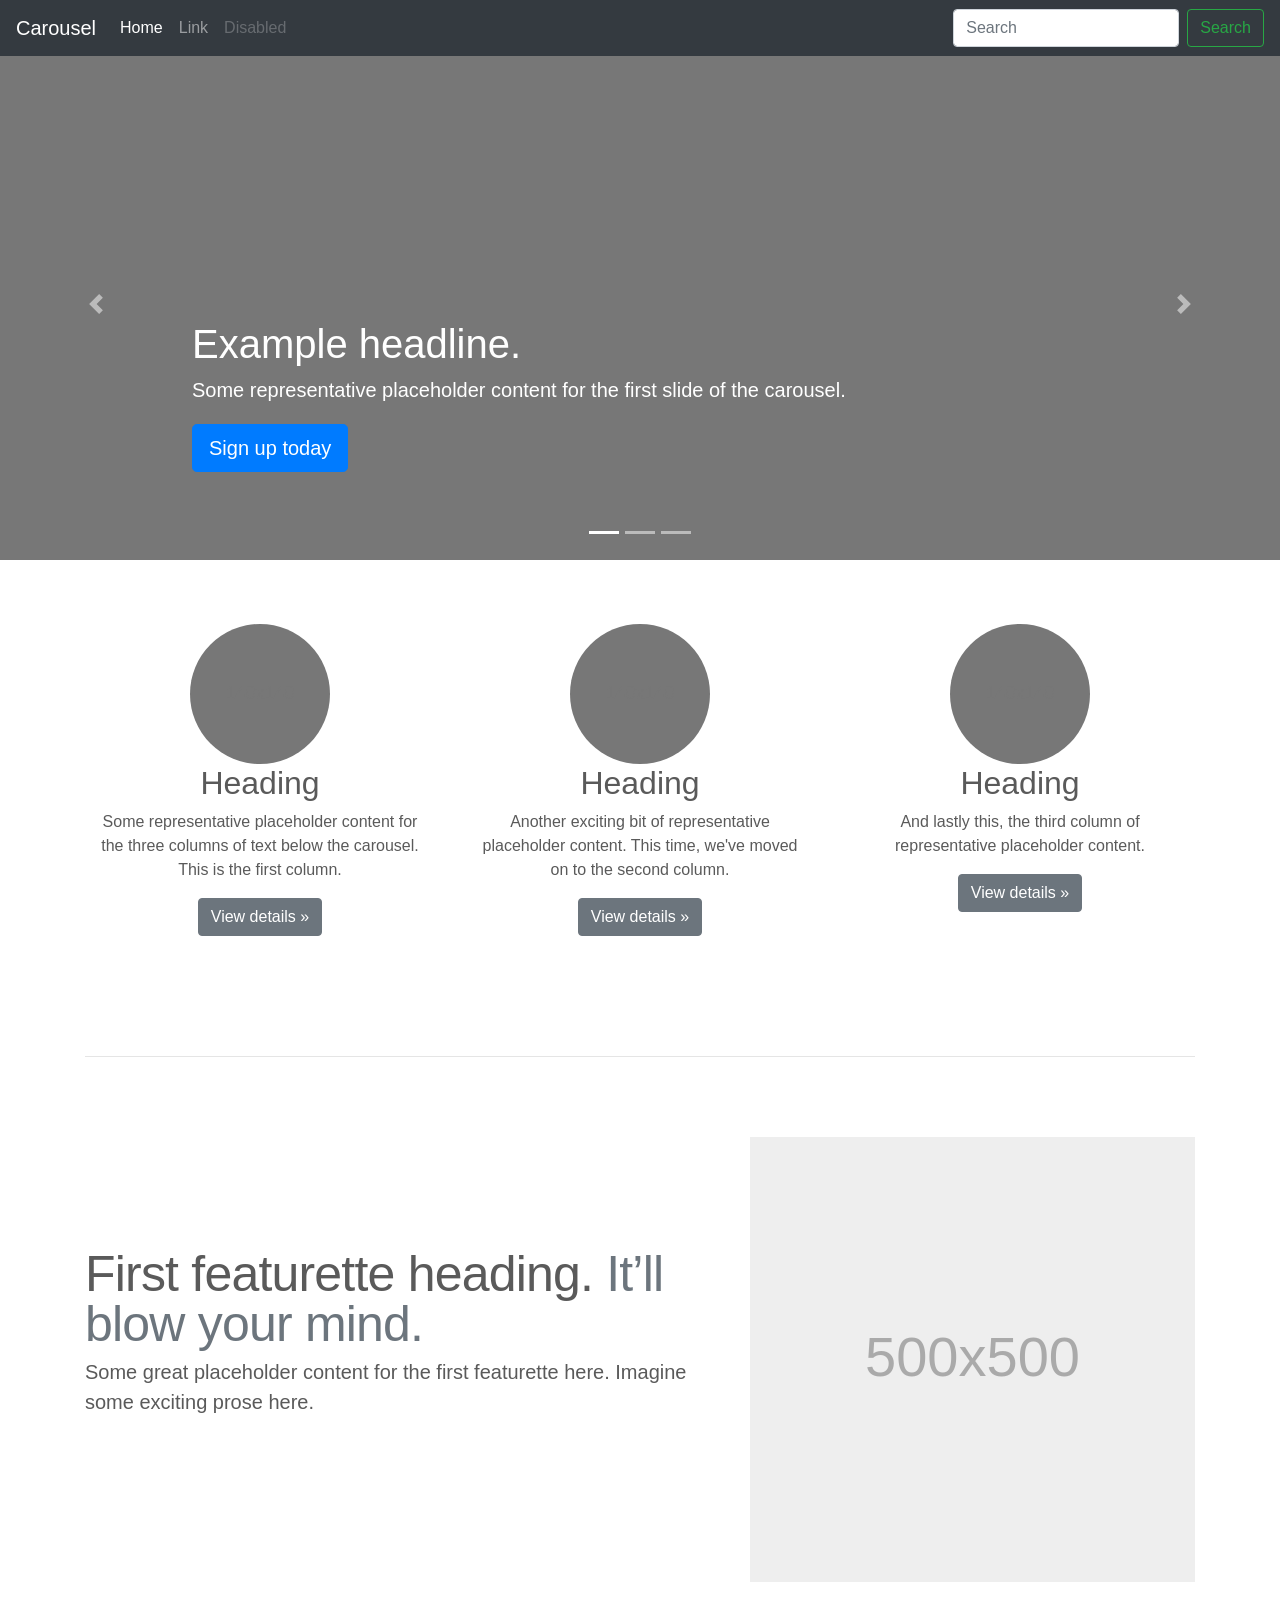
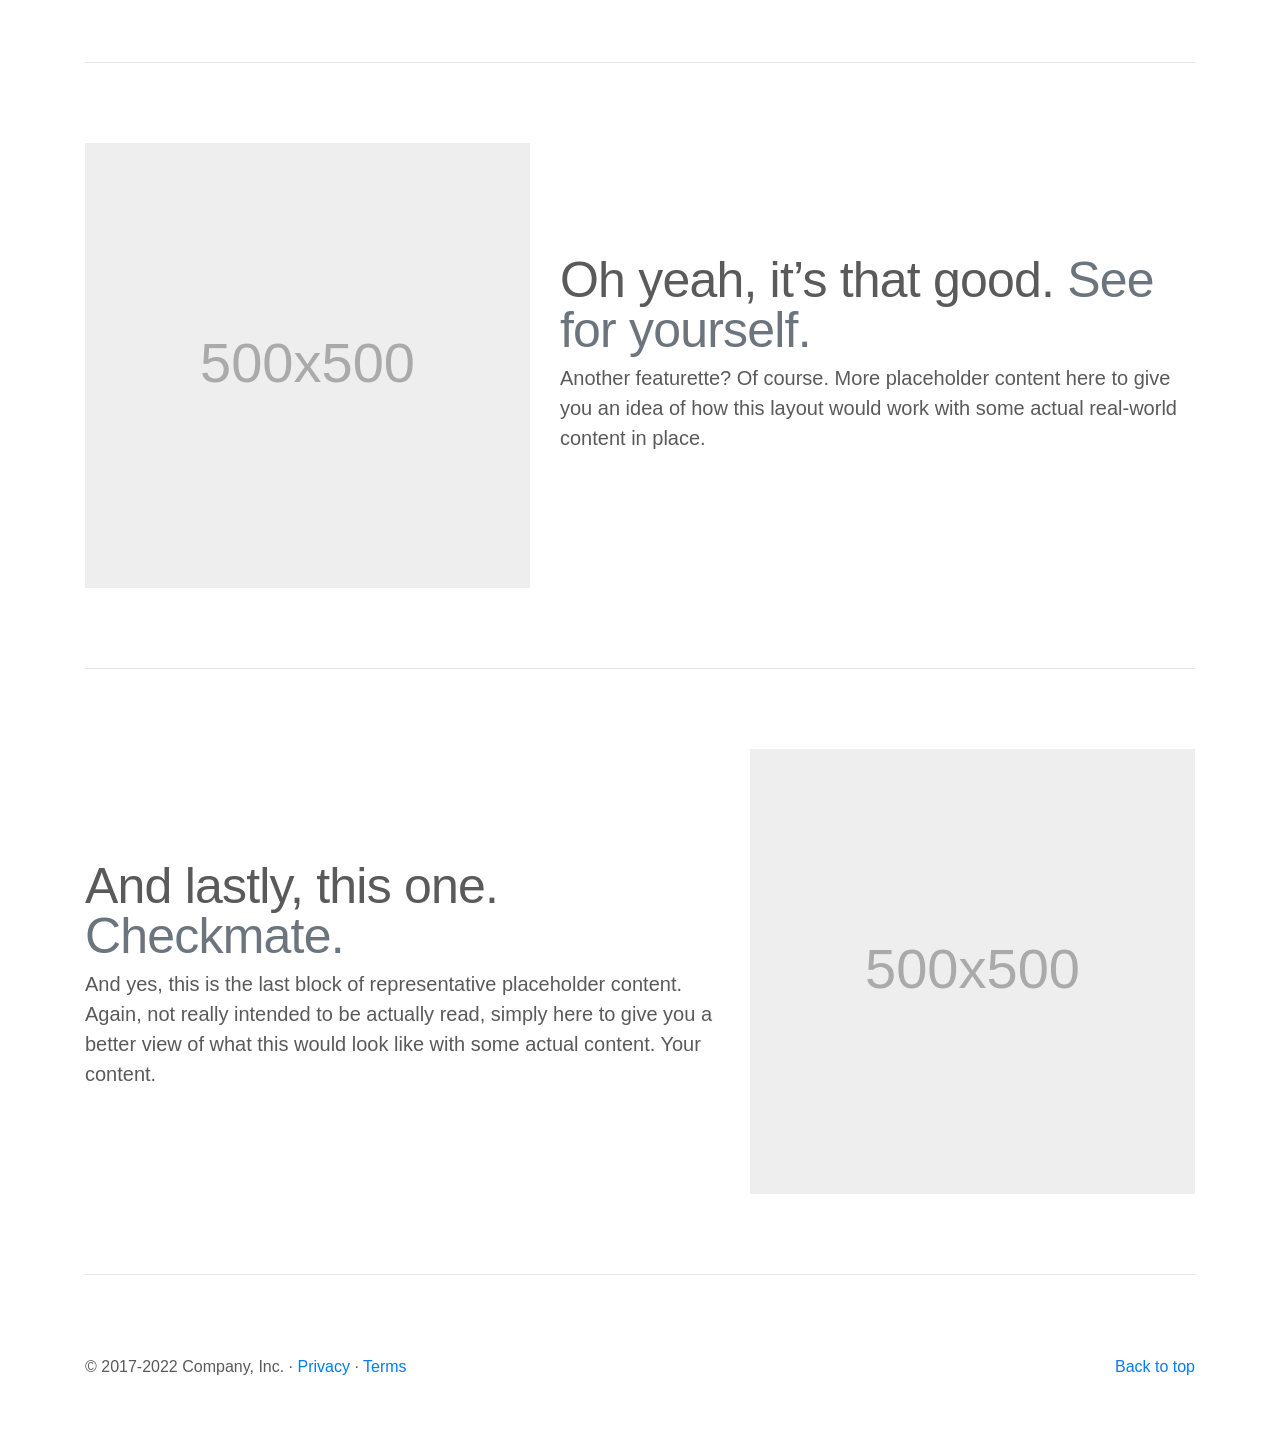
<file: Templates/carousel/index.html>
<!doctype html>
<html lang="en">
  <head>
    <meta charset="utf-8">
    <meta name="viewport" content="width=device-width, initial-scale=1, shrink-to-fit=no">
    <meta name="description" content="">
    <meta name="author" content="Mark Otto, Jacob Thornton, and Bootstrap contributors">
    <meta name="generator" content="Hugo 0.101.0">
    <title>Carousel Template · Bootstrap v4.6</title>

    <link rel="canonical" href="https://getbootstrap.com/docs/4.6/examples/carousel/">

    

    <!-- Bootstrap core CSS -->
<link href="../assets/dist/css/bootstrap.min.css" rel="stylesheet">



    <style>
      .bd-placeholder-img {
        font-size: 1.125rem;
        text-anchor: middle;
        -webkit-user-select: none;
        -moz-user-select: none;
        -ms-user-select: none;
        user-select: none;
      }

      @media (min-width: 768px) {
        .bd-placeholder-img-lg {
          font-size: 3.5rem;
        }
      }
    </style>

    
    <!-- Custom styles for this template -->
    <link href="carousel.css" rel="stylesheet">
  </head>
  <body>
    
<header>
  <nav class="navbar navbar-expand-md navbar-dark fixed-top bg-dark">
    <a class="navbar-brand" href="#">Carousel</a>
    <button class="navbar-toggler" type="button" data-toggle="collapse" data-target="#navbarCollapse" aria-controls="navbarCollapse" aria-expanded="false" aria-label="Toggle navigation">
      <span class="navbar-toggler-icon"></span>
    </button>
    <div class="collapse navbar-collapse" id="navbarCollapse">
      <ul class="navbar-nav mr-auto">
        <li class="nav-item active">
          <a class="nav-link" href="#">Home <span class="sr-only">(current)</span></a>
        </li>
        <li class="nav-item">
          <a class="nav-link" href="#">Link</a>
        </li>
        <li class="nav-item">
          <a class="nav-link disabled">Disabled</a>
        </li>
      </ul>
      <form class="form-inline mt-2 mt-md-0">
        <input class="form-control mr-sm-2" type="text" placeholder="Search" aria-label="Search">
        <button class="btn btn-outline-success my-2 my-sm-0" type="submit">Search</button>
      </form>
    </div>
  </nav>
</header>

<main role="main">

  <div id="myCarousel" class="carousel slide" data-ride="carousel">
    <ol class="carousel-indicators">
      <li data-target="#myCarousel" data-slide-to="0" class="active"></li>
      <li data-target="#myCarousel" data-slide-to="1"></li>
      <li data-target="#myCarousel" data-slide-to="2"></li>
    </ol>
    <div class="carousel-inner">
      <div class="carousel-item active">
        <svg class="bd-placeholder-img" width="100%" height="100%" xmlns="http://www.w3.org/2000/svg" role="img" aria-label=" :  " preserveAspectRatio="xMidYMid slice" focusable="false"><title> </title><rect width="100%" height="100%" fill="#777"/><text x="50%" y="50%" fill="#777" dy=".3em"> </text></svg>

        <div class="container">
          <div class="carousel-caption text-left">
            <h1>Example headline.</h1>
            <p>Some representative placeholder content for the first slide of the carousel.</p>
            <p><a class="btn btn-lg btn-primary" href="#">Sign up today</a></p>
          </div>
        </div>
      </div>
      <div class="carousel-item">
        <svg class="bd-placeholder-img" width="100%" height="100%" xmlns="http://www.w3.org/2000/svg" role="img" aria-label=" :  " preserveAspectRatio="xMidYMid slice" focusable="false"><title> </title><rect width="100%" height="100%" fill="#777"/><text x="50%" y="50%" fill="#777" dy=".3em"> </text></svg>

        <div class="container">
          <div class="carousel-caption">
            <h1>Another example headline.</h1>
            <p>Some representative placeholder content for the second slide of the carousel.</p>
            <p><a class="btn btn-lg btn-primary" href="#">Learn more</a></p>
          </div>
        </div>
      </div>
      <div class="carousel-item">
        <svg class="bd-placeholder-img" width="100%" height="100%" xmlns="http://www.w3.org/2000/svg" role="img" aria-label=" :  " preserveAspectRatio="xMidYMid slice" focusable="false"><title> </title><rect width="100%" height="100%" fill="#777"/><text x="50%" y="50%" fill="#777" dy=".3em"> </text></svg>

        <div class="container">
          <div class="carousel-caption text-right">
            <h1>One more for good measure.</h1>
            <p>Some representative placeholder content for the third slide of this carousel.</p>
            <p><a class="btn btn-lg btn-primary" href="#">Browse gallery</a></p>
          </div>
        </div>
      </div>
    </div>
    <button class="carousel-control-prev" type="button" data-target="#myCarousel" data-slide="prev">
      <span class="carousel-control-prev-icon" aria-hidden="true"></span>
      <span class="sr-only">Previous</span>
    </button>
    <button class="carousel-control-next" type="button" data-target="#myCarousel" data-slide="next">
      <span class="carousel-control-next-icon" aria-hidden="true"></span>
      <span class="sr-only">Next</span>
    </button>
  </div>


  <!-- Marketing messaging and featurettes
  ================================================== -->
  <!-- Wrap the rest of the page in another container to center all the content. -->

  <div class="container marketing">

    <!-- Three columns of text below the carousel -->
    <div class="row">
      <div class="col-lg-4">
        <svg class="bd-placeholder-img rounded-circle" width="140" height="140" xmlns="http://www.w3.org/2000/svg" role="img" aria-label="Placeholder: 140x140" preserveAspectRatio="xMidYMid slice" focusable="false"><title>Placeholder</title><rect width="100%" height="100%" fill="#777"/><text x="50%" y="50%" fill="#777" dy=".3em">140x140</text></svg>

        <h2>Heading</h2>
        <p>Some representative placeholder content for the three columns of text below the carousel. This is the first column.</p>
        <p><a class="btn btn-secondary" href="#">View details &raquo;</a></p>
      </div><!-- /.col-lg-4 -->
      <div class="col-lg-4">
        <svg class="bd-placeholder-img rounded-circle" width="140" height="140" xmlns="http://www.w3.org/2000/svg" role="img" aria-label="Placeholder: 140x140" preserveAspectRatio="xMidYMid slice" focusable="false"><title>Placeholder</title><rect width="100%" height="100%" fill="#777"/><text x="50%" y="50%" fill="#777" dy=".3em">140x140</text></svg>

        <h2>Heading</h2>
        <p>Another exciting bit of representative placeholder content. This time, we've moved on to the second column.</p>
        <p><a class="btn btn-secondary" href="#">View details &raquo;</a></p>
      </div><!-- /.col-lg-4 -->
      <div class="col-lg-4">
        <svg class="bd-placeholder-img rounded-circle" width="140" height="140" xmlns="http://www.w3.org/2000/svg" role="img" aria-label="Placeholder: 140x140" preserveAspectRatio="xMidYMid slice" focusable="false"><title>Placeholder</title><rect width="100%" height="100%" fill="#777"/><text x="50%" y="50%" fill="#777" dy=".3em">140x140</text></svg>

        <h2>Heading</h2>
        <p>And lastly this, the third column of representative placeholder content.</p>
        <p><a class="btn btn-secondary" href="#">View details &raquo;</a></p>
      </div><!-- /.col-lg-4 -->
    </div><!-- /.row -->


    <!-- START THE FEATURETTES -->

    <hr class="featurette-divider">

    <div class="row featurette">
      <div class="col-md-7">
        <h2 class="featurette-heading">First featurette heading. <span class="text-muted">It’ll blow your mind.</span></h2>
        <p class="lead">Some great placeholder content for the first featurette here. Imagine some exciting prose here.</p>
      </div>
      <div class="col-md-5">
        <svg class="bd-placeholder-img bd-placeholder-img-lg featurette-image img-fluid mx-auto" width="500" height="500" xmlns="http://www.w3.org/2000/svg" role="img" aria-label="Placeholder: 500x500" preserveAspectRatio="xMidYMid slice" focusable="false"><title>Placeholder</title><rect width="100%" height="100%" fill="#eee"/><text x="50%" y="50%" fill="#aaa" dy=".3em">500x500</text></svg>

      </div>
    </div>

    <hr class="featurette-divider">

    <div class="row featurette">
      <div class="col-md-7 order-md-2">
        <h2 class="featurette-heading">Oh yeah, it’s that good. <span class="text-muted">See for yourself.</span></h2>
        <p class="lead">Another featurette? Of course. More placeholder content here to give you an idea of how this layout would work with some actual real-world content in place.</p>
      </div>
      <div class="col-md-5 order-md-1">
        <svg class="bd-placeholder-img bd-placeholder-img-lg featurette-image img-fluid mx-auto" width="500" height="500" xmlns="http://www.w3.org/2000/svg" role="img" aria-label="Placeholder: 500x500" preserveAspectRatio="xMidYMid slice" focusable="false"><title>Placeholder</title><rect width="100%" height="100%" fill="#eee"/><text x="50%" y="50%" fill="#aaa" dy=".3em">500x500</text></svg>

      </div>
    </div>

    <hr class="featurette-divider">

    <div class="row featurette">
      <div class="col-md-7">
        <h2 class="featurette-heading">And lastly, this one. <span class="text-muted">Checkmate.</span></h2>
        <p class="lead">And yes, this is the last block of representative placeholder content. Again, not really intended to be actually read, simply here to give you a better view of what this would look like with some actual content. Your content.</p>
      </div>
      <div class="col-md-5">
        <svg class="bd-placeholder-img bd-placeholder-img-lg featurette-image img-fluid mx-auto" width="500" height="500" xmlns="http://www.w3.org/2000/svg" role="img" aria-label="Placeholder: 500x500" preserveAspectRatio="xMidYMid slice" focusable="false"><title>Placeholder</title><rect width="100%" height="100%" fill="#eee"/><text x="50%" y="50%" fill="#aaa" dy=".3em">500x500</text></svg>

      </div>
    </div>

    <hr class="featurette-divider">

    <!-- /END THE FEATURETTES -->

  </div><!-- /.container -->


  <!-- FOOTER -->
  <footer class="container">
    <p class="float-right"><a href="#">Back to top</a></p>
    <p>&copy; 2017-2022 Company, Inc. &middot; <a href="#">Privacy</a> &middot; <a href="#">Terms</a></p>
  </footer>
</main>


    <script src="https://cdn.jsdelivr.net/npm/jquery@3.5.1/dist/jquery.slim.min.js" integrity="sha384-DfXdz2htPH0lsSSs5nCTpuj/zy4C+OGpamoFVy38MVBnE+IbbVYUew+OrCXaRkfj" crossorigin="anonymous"></script>
      <script>window.jQuery || document.write('<script src="../assets/js/vendor/jquery.slim.min.js"><\/script>')</script><script src="../assets/dist/js/bootstrap.bundle.min.js"></script>

      
  </body>
</html>
</file>
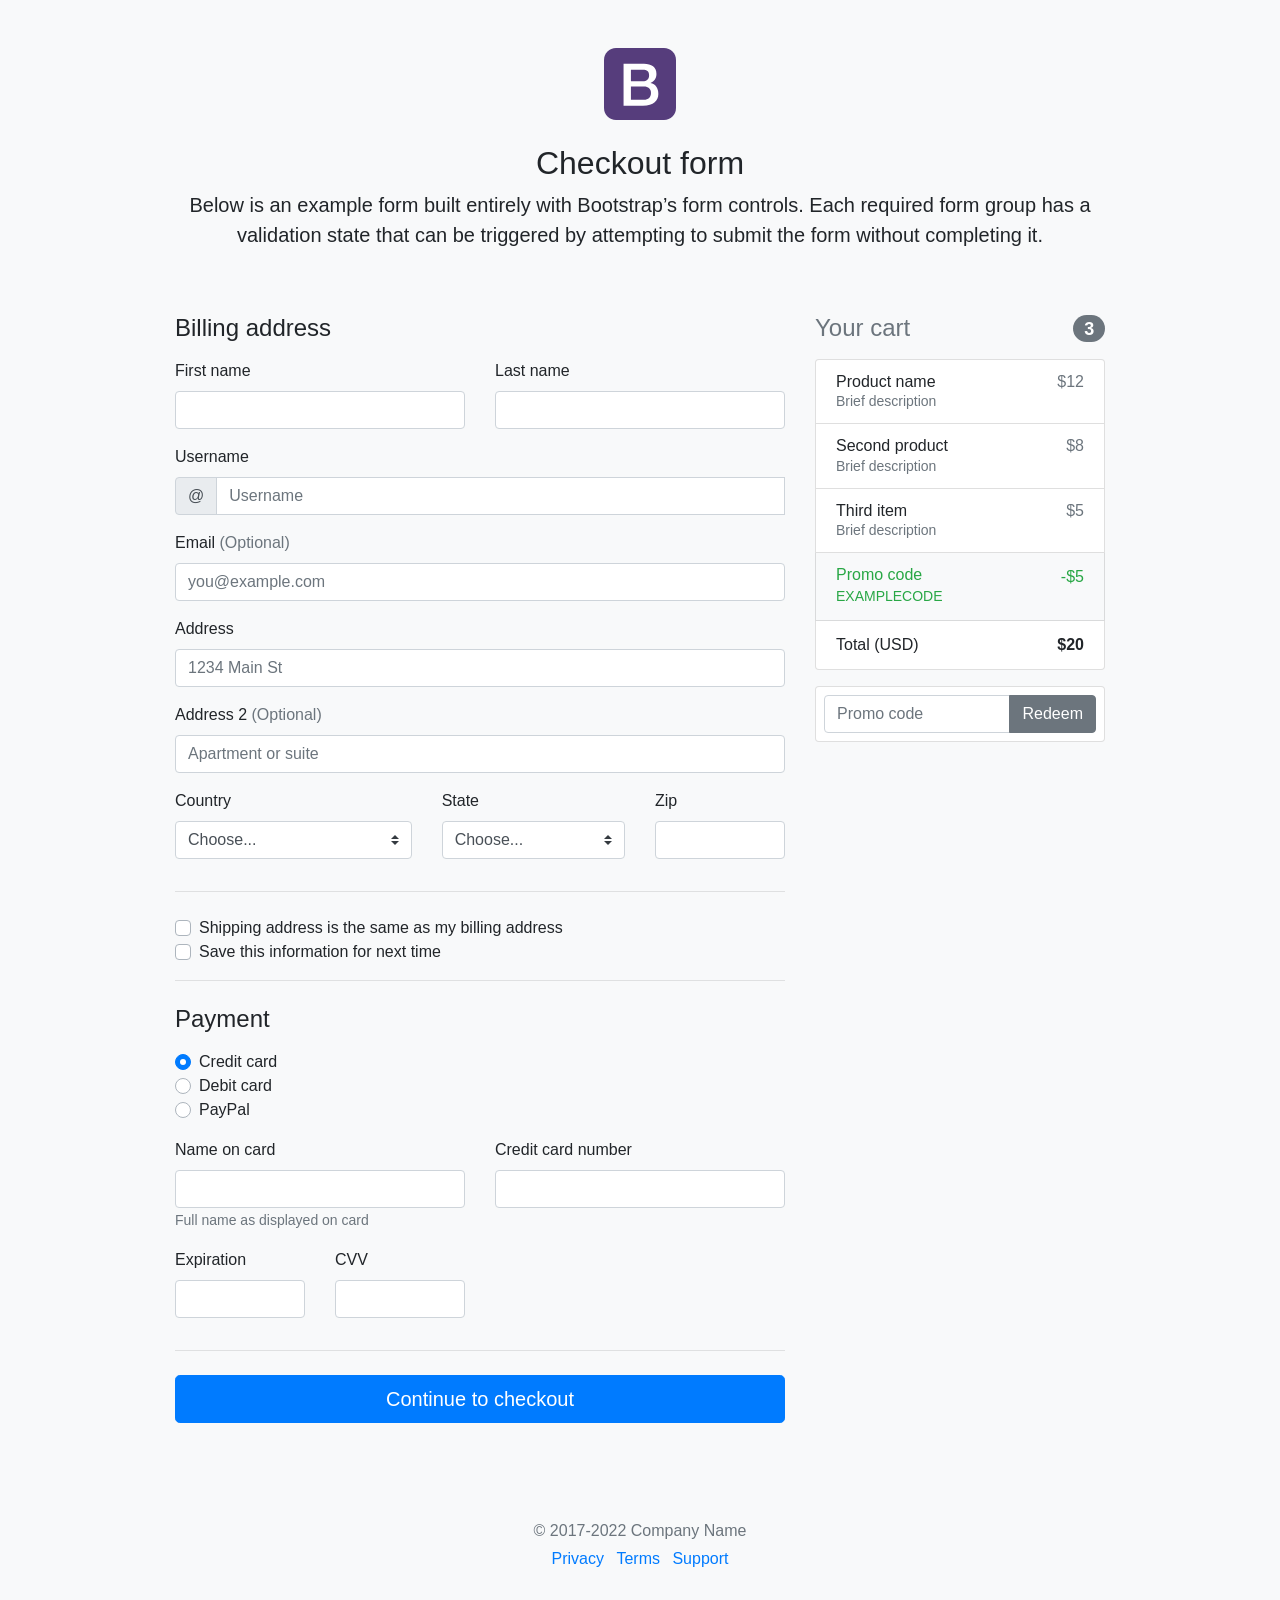
<file: Templates/checkout/index.html>
<!doctype html>
<html lang="en">
  <head>
    <meta charset="utf-8">
    <meta name="viewport" content="width=device-width, initial-scale=1, shrink-to-fit=no">
    <meta name="description" content="">
    <meta name="author" content="Mark Otto, Jacob Thornton, and Bootstrap contributors">
    <meta name="generator" content="Hugo 0.101.0">
    <title>Checkout example · Bootstrap v4.6</title>

    <link rel="canonical" href="https://getbootstrap.com/docs/4.6/examples/checkout/">

    

    <!-- Bootstrap core CSS -->
<link href="../assets/dist/css/bootstrap.min.css" rel="stylesheet">



    <style>
      .bd-placeholder-img {
        font-size: 1.125rem;
        text-anchor: middle;
        -webkit-user-select: none;
        -moz-user-select: none;
        -ms-user-select: none;
        user-select: none;
      }

      @media (min-width: 768px) {
        .bd-placeholder-img-lg {
          font-size: 3.5rem;
        }
      }
    </style>

    
    <!-- Custom styles for this template -->
    <link href="form-validation.css" rel="stylesheet">
  </head>
  <body class="bg-light">
    
<div class="container">
  <div class="py-5 text-center">
    <img class="d-block mx-auto mb-4" src="../assets/brand/bootstrap-solid.svg" alt="" width="72" height="72">
    <h2>Checkout form</h2>
    <p class="lead">Below is an example form built entirely with Bootstrap’s form controls. Each required form group has a validation state that can be triggered by attempting to submit the form without completing it.</p>
  </div>

  <div class="row">
    <div class="col-md-4 order-md-2 mb-4">
      <h4 class="d-flex justify-content-between align-items-center mb-3">
        <span class="text-muted">Your cart</span>
        <span class="badge badge-secondary badge-pill">3</span>
      </h4>
      <ul class="list-group mb-3">
        <li class="list-group-item d-flex justify-content-between lh-condensed">
          <div>
            <h6 class="my-0">Product name</h6>
            <small class="text-muted">Brief description</small>
          </div>
          <span class="text-muted">$12</span>
        </li>
        <li class="list-group-item d-flex justify-content-between lh-condensed">
          <div>
            <h6 class="my-0">Second product</h6>
            <small class="text-muted">Brief description</small>
          </div>
          <span class="text-muted">$8</span>
        </li>
        <li class="list-group-item d-flex justify-content-between lh-condensed">
          <div>
            <h6 class="my-0">Third item</h6>
            <small class="text-muted">Brief description</small>
          </div>
          <span class="text-muted">$5</span>
        </li>
        <li class="list-group-item d-flex justify-content-between bg-light">
          <div class="text-success">
            <h6 class="my-0">Promo code</h6>
            <small>EXAMPLECODE</small>
          </div>
          <span class="text-success">-$5</span>
        </li>
        <li class="list-group-item d-flex justify-content-between">
          <span>Total (USD)</span>
          <strong>$20</strong>
        </li>
      </ul>

      <form class="card p-2">
        <div class="input-group">
          <input type="text" class="form-control" placeholder="Promo code">
          <div class="input-group-append">
            <button type="submit" class="btn btn-secondary">Redeem</button>
          </div>
        </div>
      </form>
    </div>
    <div class="col-md-8 order-md-1">
      <h4 class="mb-3">Billing address</h4>
      <form class="needs-validation" novalidate>
        <div class="row">
          <div class="col-md-6 mb-3">
            <label for="firstName">First name</label>
            <input type="text" class="form-control" id="firstName" placeholder="" value="" required>
            <div class="invalid-feedback">
              Valid first name is required.
            </div>
          </div>
          <div class="col-md-6 mb-3">
            <label for="lastName">Last name</label>
            <input type="text" class="form-control" id="lastName" placeholder="" value="" required>
            <div class="invalid-feedback">
              Valid last name is required.
            </div>
          </div>
        </div>

        <div class="mb-3">
          <label for="username">Username</label>
          <div class="input-group">
            <div class="input-group-prepend">
              <span class="input-group-text">@</span>
            </div>
            <input type="text" class="form-control" id="username" placeholder="Username" required>
            <div class="invalid-feedback" style="width: 100%;">
              Your username is required.
            </div>
          </div>
        </div>

        <div class="mb-3">
          <label for="email">Email <span class="text-muted">(Optional)</span></label>
          <input type="email" class="form-control" id="email" placeholder="you@example.com">
          <div class="invalid-feedback">
            Please enter a valid email address for shipping updates.
          </div>
        </div>

        <div class="mb-3">
          <label for="address">Address</label>
          <input type="text" class="form-control" id="address" placeholder="1234 Main St" required>
          <div class="invalid-feedback">
            Please enter your shipping address.
          </div>
        </div>

        <div class="mb-3">
          <label for="address2">Address 2 <span class="text-muted">(Optional)</span></label>
          <input type="text" class="form-control" id="address2" placeholder="Apartment or suite">
        </div>

        <div class="row">
          <div class="col-md-5 mb-3">
            <label for="country">Country</label>
            <select class="custom-select d-block w-100" id="country" required>
              <option value="">Choose...</option>
              <option>United States</option>
            </select>
            <div class="invalid-feedback">
              Please select a valid country.
            </div>
          </div>
          <div class="col-md-4 mb-3">
            <label for="state">State</label>
            <select class="custom-select d-block w-100" id="state" required>
              <option value="">Choose...</option>
              <option>California</option>
            </select>
            <div class="invalid-feedback">
              Please provide a valid state.
            </div>
          </div>
          <div class="col-md-3 mb-3">
            <label for="zip">Zip</label>
            <input type="text" class="form-control" id="zip" placeholder="" required>
            <div class="invalid-feedback">
              Zip code required.
            </div>
          </div>
        </div>
        <hr class="mb-4">
        <div class="custom-control custom-checkbox">
          <input type="checkbox" class="custom-control-input" id="same-address">
          <label class="custom-control-label" for="same-address">Shipping address is the same as my billing address</label>
        </div>
        <div class="custom-control custom-checkbox">
          <input type="checkbox" class="custom-control-input" id="save-info">
          <label class="custom-control-label" for="save-info">Save this information for next time</label>
        </div>
        <hr class="mb-4">

        <h4 class="mb-3">Payment</h4>

        <div class="d-block my-3">
          <div class="custom-control custom-radio">
            <input id="credit" name="paymentMethod" type="radio" class="custom-control-input" checked required>
            <label class="custom-control-label" for="credit">Credit card</label>
          </div>
          <div class="custom-control custom-radio">
            <input id="debit" name="paymentMethod" type="radio" class="custom-control-input" required>
            <label class="custom-control-label" for="debit">Debit card</label>
          </div>
          <div class="custom-control custom-radio">
            <input id="paypal" name="paymentMethod" type="radio" class="custom-control-input" required>
            <label class="custom-control-label" for="paypal">PayPal</label>
          </div>
        </div>
        <div class="row">
          <div class="col-md-6 mb-3">
            <label for="cc-name">Name on card</label>
            <input type="text" class="form-control" id="cc-name" placeholder="" required>
            <small class="text-muted">Full name as displayed on card</small>
            <div class="invalid-feedback">
              Name on card is required
            </div>
          </div>
          <div class="col-md-6 mb-3">
            <label for="cc-number">Credit card number</label>
            <input type="text" class="form-control" id="cc-number" placeholder="" required>
            <div class="invalid-feedback">
              Credit card number is required
            </div>
          </div>
        </div>
        <div class="row">
          <div class="col-md-3 mb-3">
            <label for="cc-expiration">Expiration</label>
            <input type="text" class="form-control" id="cc-expiration" placeholder="" required>
            <div class="invalid-feedback">
              Expiration date required
            </div>
          </div>
          <div class="col-md-3 mb-3">
            <label for="cc-cvv">CVV</label>
            <input type="text" class="form-control" id="cc-cvv" placeholder="" required>
            <div class="invalid-feedback">
              Security code required
            </div>
          </div>
        </div>
        <hr class="mb-4">
        <button class="btn btn-primary btn-lg btn-block" type="submit">Continue to checkout</button>
      </form>
    </div>
  </div>

  <footer class="my-5 pt-5 text-muted text-center text-small">
    <p class="mb-1">&copy; 2017-2022 Company Name</p>
    <ul class="list-inline">
      <li class="list-inline-item"><a href="#">Privacy</a></li>
      <li class="list-inline-item"><a href="#">Terms</a></li>
      <li class="list-inline-item"><a href="#">Support</a></li>
    </ul>
  </footer>
</div>


    <script src="https://cdn.jsdelivr.net/npm/jquery@3.5.1/dist/jquery.slim.min.js" integrity="sha384-DfXdz2htPH0lsSSs5nCTpuj/zy4C+OGpamoFVy38MVBnE+IbbVYUew+OrCXaRkfj" crossorigin="anonymous"></script>
      <script>window.jQuery || document.write('<script src="../assets/js/vendor/jquery.slim.min.js"><\/script>')</script><script src="../assets/dist/js/bootstrap.bundle.min.js"></script>

      
        <script src="form-validation.js"></script>
  </body>
</html>
</file>
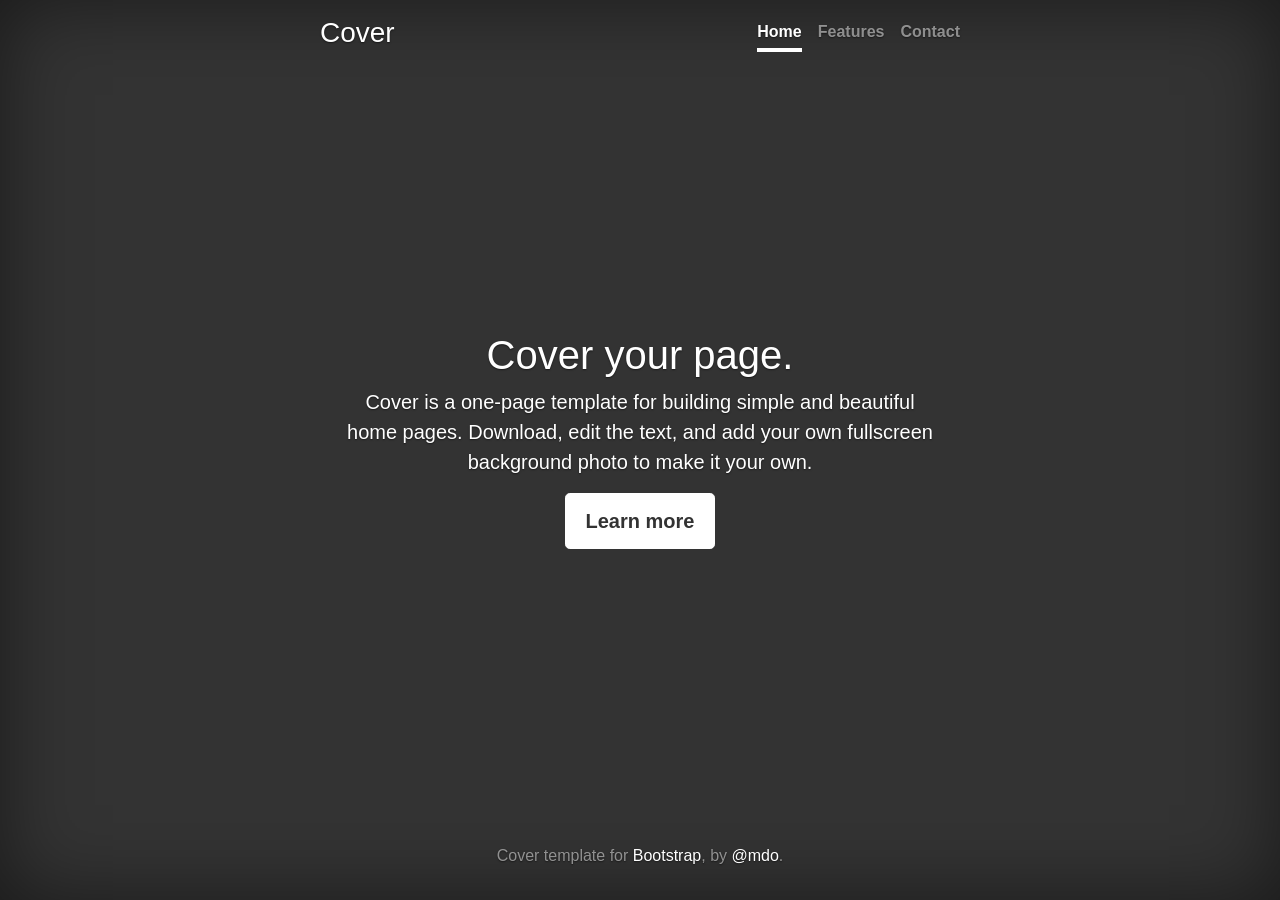
<file: Templates/cover/index.html>
<!doctype html>
<html lang="en">
  <head>
    <meta charset="utf-8">
    <meta name="viewport" content="width=device-width, initial-scale=1, shrink-to-fit=no">
    <meta name="description" content="">
    <meta name="author" content="Mark Otto, Jacob Thornton, and Bootstrap contributors">
    <meta name="generator" content="Hugo 0.101.0">
    <title>Cover Template · Bootstrap v4.6</title>

    <link rel="canonical" href="https://getbootstrap.com/docs/4.6/examples/cover/">

    

    <!-- Bootstrap core CSS -->
<link href="../assets/dist/css/bootstrap.min.css" rel="stylesheet">



    <style>
      .bd-placeholder-img {
        font-size: 1.125rem;
        text-anchor: middle;
        -webkit-user-select: none;
        -moz-user-select: none;
        -ms-user-select: none;
        user-select: none;
      }

      @media (min-width: 768px) {
        .bd-placeholder-img-lg {
          font-size: 3.5rem;
        }
      }
    </style>

    
    <!-- Custom styles for this template -->
    <link href="cover.css" rel="stylesheet">
  </head>
  <body class="text-center">
    
<div class="cover-container d-flex w-100 h-100 p-3 mx-auto flex-column">
  <header class="masthead mb-auto">
    <div class="inner">
      <h3 class="masthead-brand">Cover</h3>
      <nav class="nav nav-masthead justify-content-center">
        <a class="nav-link active" href="#">Home</a>
        <a class="nav-link" href="#">Features</a>
        <a class="nav-link" href="#">Contact</a>
      </nav>
    </div>
  </header>

  <main role="main" class="inner cover">
    <h1 class="cover-heading">Cover your page.</h1>
    <p class="lead">Cover is a one-page template for building simple and beautiful home pages. Download, edit the text, and add your own fullscreen background photo to make it your own.</p>
    <p class="lead">
      <a href="#" class="btn btn-lg btn-secondary">Learn more</a>
    </p>
  </main>

  <footer class="mastfoot mt-auto">
    <div class="inner">
      <p>Cover template for <a href="https://getbootstrap.com/">Bootstrap</a>, by <a href="https://twitter.com/mdo">@mdo</a>.</p>
    </div>
  </footer>
</div>


    
  </body>
</html>
</file>
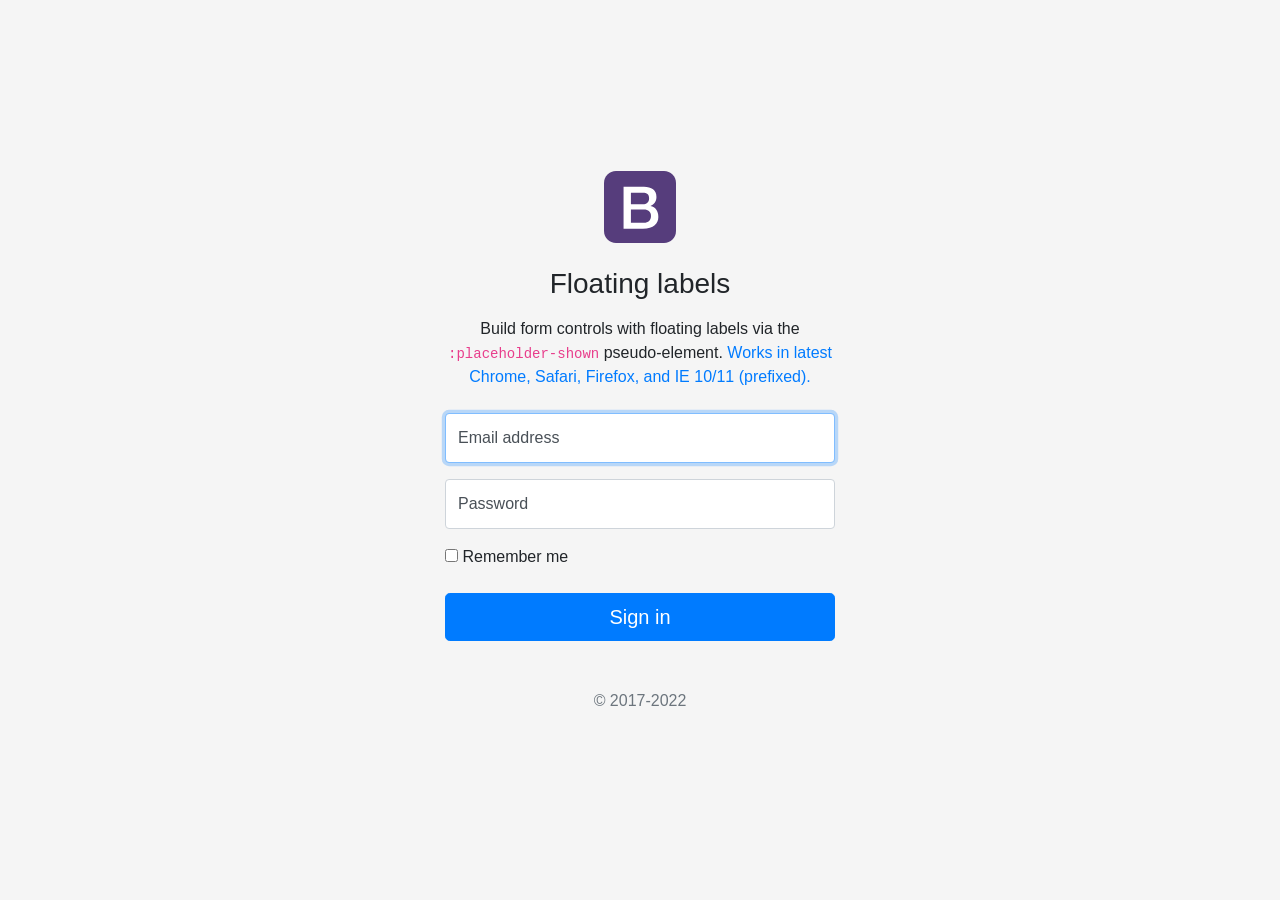
<file: Templates/floating-labels/index.html>
<!doctype html>
<html lang="en">
  <head>
    <meta charset="utf-8">
    <meta name="viewport" content="width=device-width, initial-scale=1, shrink-to-fit=no">
    <meta name="description" content="">
    <meta name="author" content="Mark Otto, Jacob Thornton, and Bootstrap contributors">
    <meta name="generator" content="Hugo 0.101.0">
    <title>Floating labels example · Bootstrap v4.6</title>

    <link rel="canonical" href="https://getbootstrap.com/docs/4.6/examples/floating-labels/">

    

    <!-- Bootstrap core CSS -->
<link href="../assets/dist/css/bootstrap.min.css" rel="stylesheet">



    <style>
      .bd-placeholder-img {
        font-size: 1.125rem;
        text-anchor: middle;
        -webkit-user-select: none;
        -moz-user-select: none;
        -ms-user-select: none;
        user-select: none;
      }

      @media (min-width: 768px) {
        .bd-placeholder-img-lg {
          font-size: 3.5rem;
        }
      }
    </style>

    
    <!-- Custom styles for this template -->
    <link href="floating-labels.css" rel="stylesheet">
  </head>
  <body>
    
<form class="form-signin">
  <div class="text-center mb-4">
    <img class="mb-4" src="../assets/brand/bootstrap-solid.svg" alt="" width="72" height="72">
    <h1 class="h3 mb-3 font-weight-normal">Floating labels</h1>
    <p>Build form controls with floating labels via the <code>:placeholder-shown</code> pseudo-element. <a href="https://caniuse.com/css-placeholder-shown">Works in latest Chrome, Safari, Firefox, and IE 10/11 (prefixed).</a></p>
  </div>

  <div class="form-label-group">
    <input type="email" id="inputEmail" class="form-control" placeholder="Email address" required autofocus>
    <label for="inputEmail">Email address</label>
  </div>

  <div class="form-label-group">
    <input type="password" id="inputPassword" class="form-control" placeholder="Password" required>
    <label for="inputPassword">Password</label>
  </div>

  <div class="checkbox mb-3">
    <label>
      <input type="checkbox" value="remember-me"> Remember me
    </label>
  </div>
  <button class="btn btn-lg btn-primary btn-block" type="submit">Sign in</button>
  <p class="mt-5 mb-3 text-muted text-center">&copy; 2017-2022</p>
</form>


    
  </body>
</html>
</file>
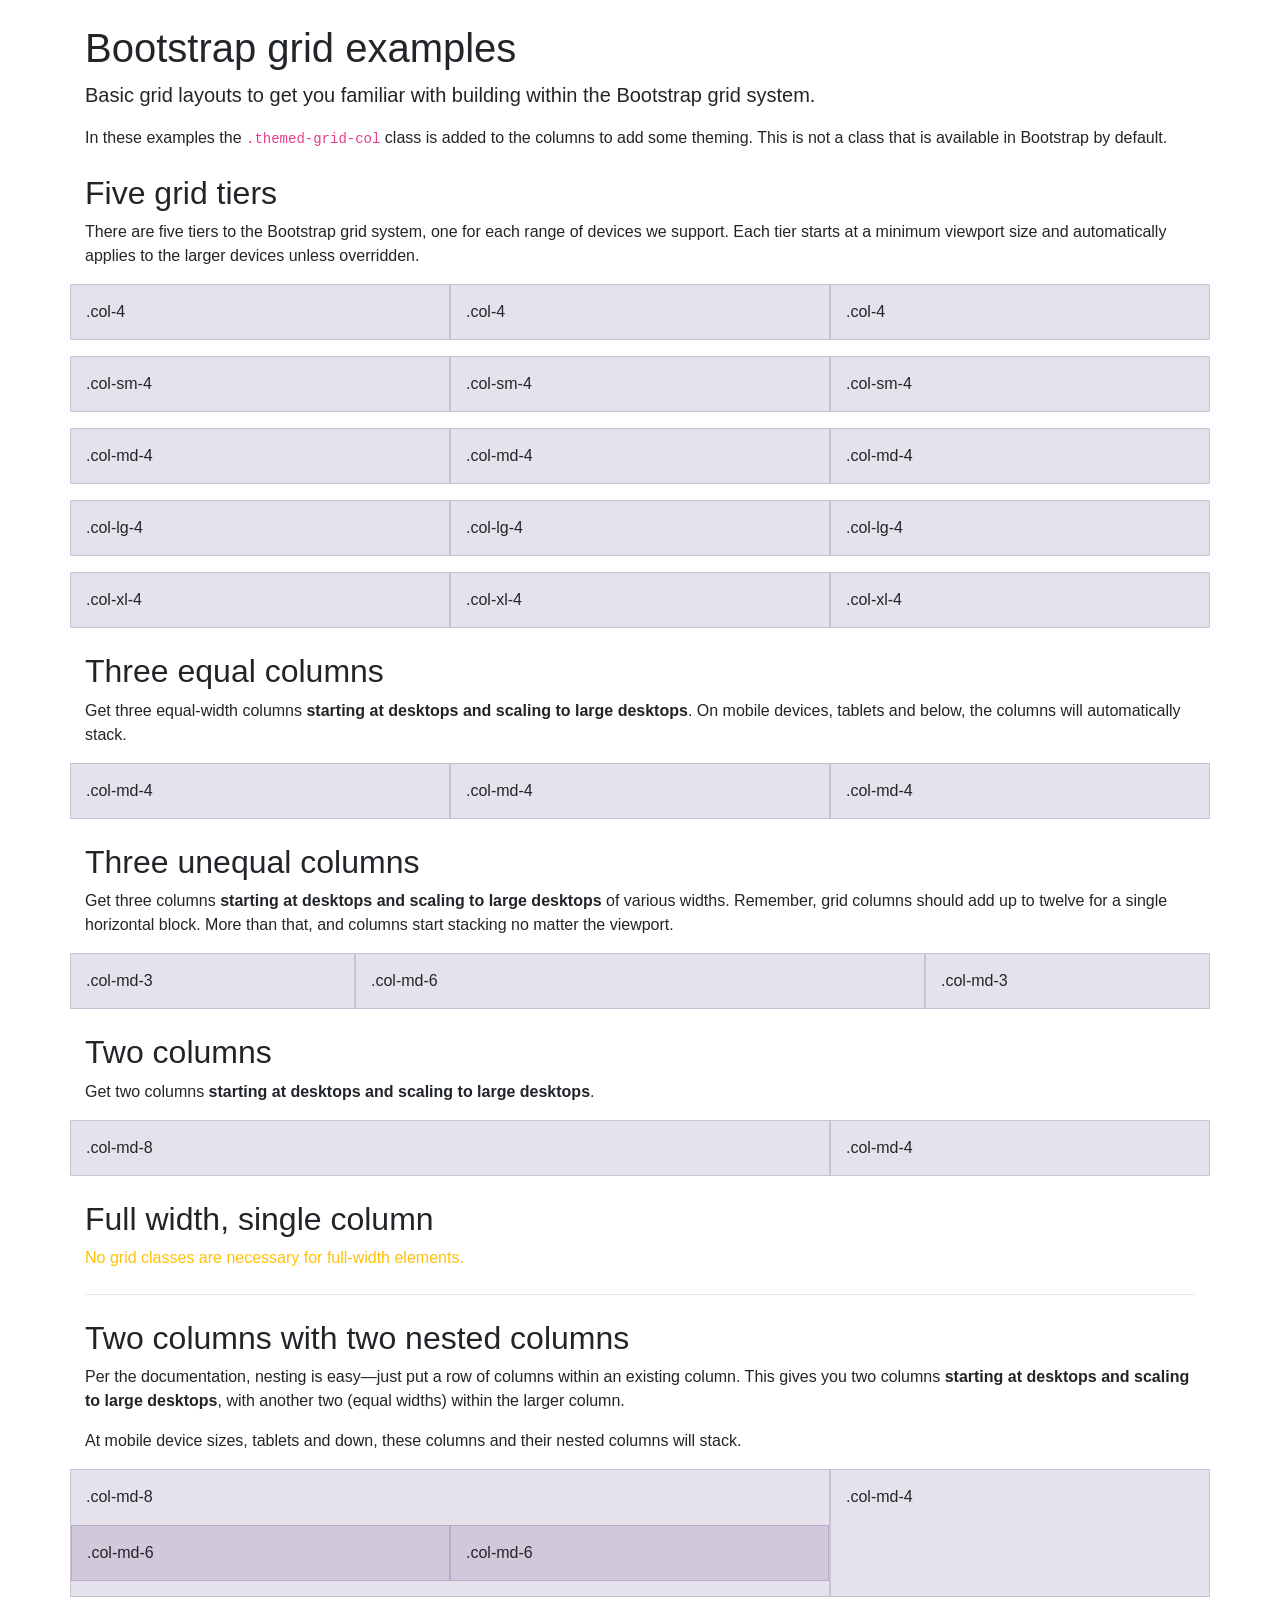
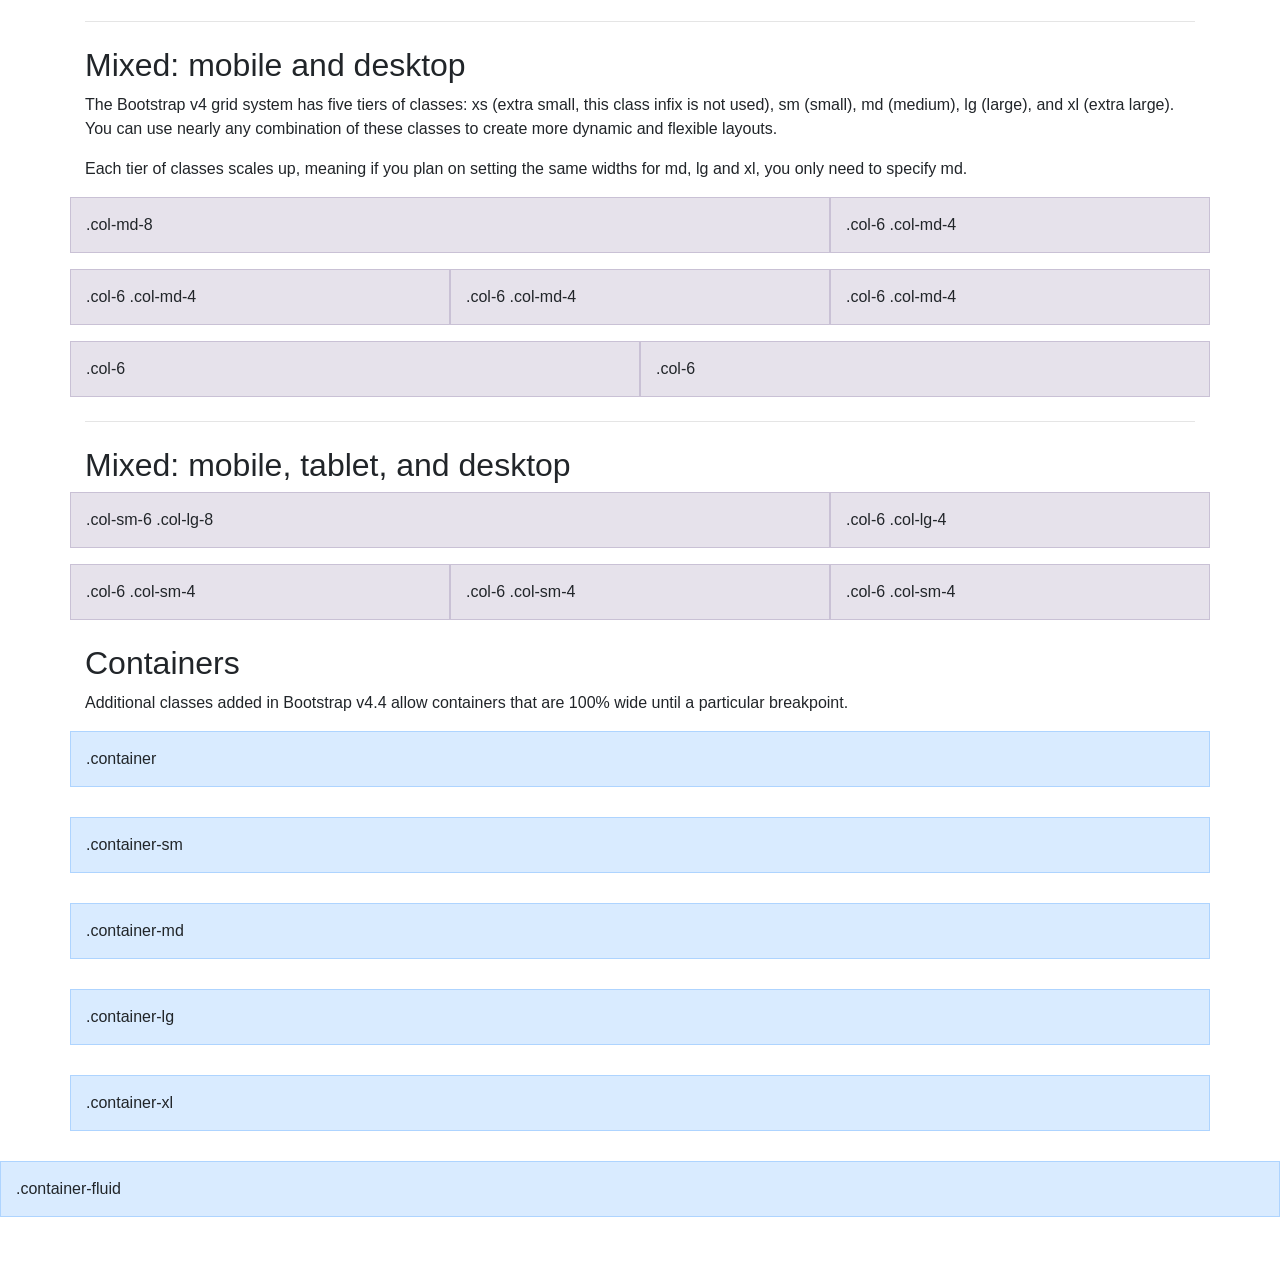
<file: Templates/grid/index.html>
<!doctype html>
<html lang="en">
  <head>
    <meta charset="utf-8">
    <meta name="viewport" content="width=device-width, initial-scale=1, shrink-to-fit=no">
    <meta name="description" content="">
    <meta name="author" content="Mark Otto, Jacob Thornton, and Bootstrap contributors">
    <meta name="generator" content="Hugo 0.101.0">
    <title>Grid Template · Bootstrap v4.6</title>

    <link rel="canonical" href="https://getbootstrap.com/docs/4.6/examples/grid/">

    

    <!-- Bootstrap core CSS -->
<link href="../assets/dist/css/bootstrap.min.css" rel="stylesheet">



    <style>
      .bd-placeholder-img {
        font-size: 1.125rem;
        text-anchor: middle;
        -webkit-user-select: none;
        -moz-user-select: none;
        -ms-user-select: none;
        user-select: none;
      }

      @media (min-width: 768px) {
        .bd-placeholder-img-lg {
          font-size: 3.5rem;
        }
      }
    </style>

    
    <!-- Custom styles for this template -->
    <link href="grid.css" rel="stylesheet">
  </head>
  <body class="py-4">
    
<div class="container">

  <h1>Bootstrap grid examples</h1>
  <p class="lead">Basic grid layouts to get you familiar with building within the Bootstrap grid system.</p>
  <p>In these examples the <code>.themed-grid-col</code> class is added to the columns to add some theming. This is not a class that is available in Bootstrap by default.</p>

  <h2 class="mt-4">Five grid tiers</h2>
  <p>There are five tiers to the Bootstrap grid system, one for each range of devices we support. Each tier starts at a minimum viewport size and automatically applies to the larger devices unless overridden.</p>

  <div class="row mb-3">
    <div class="col-4 themed-grid-col">.col-4</div>
    <div class="col-4 themed-grid-col">.col-4</div>
    <div class="col-4 themed-grid-col">.col-4</div>
  </div>

  <div class="row mb-3">
    <div class="col-sm-4 themed-grid-col">.col-sm-4</div>
    <div class="col-sm-4 themed-grid-col">.col-sm-4</div>
    <div class="col-sm-4 themed-grid-col">.col-sm-4</div>
  </div>

  <div class="row mb-3">
    <div class="col-md-4 themed-grid-col">.col-md-4</div>
    <div class="col-md-4 themed-grid-col">.col-md-4</div>
    <div class="col-md-4 themed-grid-col">.col-md-4</div>
  </div>

  <div class="row mb-3">
    <div class="col-lg-4 themed-grid-col">.col-lg-4</div>
    <div class="col-lg-4 themed-grid-col">.col-lg-4</div>
    <div class="col-lg-4 themed-grid-col">.col-lg-4</div>
  </div>

  <div class="row mb-3">
    <div class="col-xl-4 themed-grid-col">.col-xl-4</div>
    <div class="col-xl-4 themed-grid-col">.col-xl-4</div>
    <div class="col-xl-4 themed-grid-col">.col-xl-4</div>
  </div>

  <h2 class="mt-4">Three equal columns</h2>
  <p>Get three equal-width columns <strong>starting at desktops and scaling to large desktops</strong>. On mobile devices, tablets and below, the columns will automatically stack.</p>
  <div class="row mb-3">
    <div class="col-md-4 themed-grid-col">.col-md-4</div>
    <div class="col-md-4 themed-grid-col">.col-md-4</div>
    <div class="col-md-4 themed-grid-col">.col-md-4</div>
  </div>

  <h2 class="mt-4">Three unequal columns</h2>
  <p>Get three columns <strong>starting at desktops and scaling to large desktops</strong> of various widths. Remember, grid columns should add up to twelve for a single horizontal block. More than that, and columns start stacking no matter the viewport.</p>
  <div class="row mb-3">
    <div class="col-md-3 themed-grid-col">.col-md-3</div>
    <div class="col-md-6 themed-grid-col">.col-md-6</div>
    <div class="col-md-3 themed-grid-col">.col-md-3</div>
  </div>

  <h2 class="mt-4">Two columns</h2>
  <p>Get two columns <strong>starting at desktops and scaling to large desktops</strong>.</p>
  <div class="row mb-3">
    <div class="col-md-8 themed-grid-col">.col-md-8</div>
    <div class="col-md-4 themed-grid-col">.col-md-4</div>
  </div>

  <h2 class="mt-4">Full width, single column</h2>
  <p class="text-warning">
    No grid classes are necessary for full-width elements.
  </p>

  <hr class="my-4">

  <h2 class="mt-4">Two columns with two nested columns</h2>
  <p>Per the documentation, nesting is easy—just put a row of columns within an existing column. This gives you two columns <strong>starting at desktops and scaling to large desktops</strong>, with another two (equal widths) within the larger column.</p>
  <p>At mobile device sizes, tablets and down, these columns and their nested columns will stack.</p>
  <div class="row mb-3">
    <div class="col-md-8 themed-grid-col">
      <div class="pb-3">
        .col-md-8
      </div>
      <div class="row">
        <div class="col-md-6 themed-grid-col">.col-md-6</div>
        <div class="col-md-6 themed-grid-col">.col-md-6</div>
      </div>
    </div>
    <div class="col-md-4 themed-grid-col">.col-md-4</div>
  </div>

  <hr class="my-4">

  <h2 class="mt-4">Mixed: mobile and desktop</h2>
  <p>The Bootstrap v4 grid system has five tiers of classes: xs (extra small, this class infix is not used), sm (small), md (medium), lg (large), and xl (extra large). You can use nearly any combination of these classes to create more dynamic and flexible layouts.</p>
  <p>Each tier of classes scales up, meaning if you plan on setting the same widths for md, lg and xl, you only need to specify md.</p>
  <div class="row mb-3">
    <div class="col-md-8 themed-grid-col">.col-md-8</div>
    <div class="col-6 col-md-4 themed-grid-col">.col-6 .col-md-4</div>
  </div>
  <div class="row mb-3">
    <div class="col-6 col-md-4 themed-grid-col">.col-6 .col-md-4</div>
    <div class="col-6 col-md-4 themed-grid-col">.col-6 .col-md-4</div>
    <div class="col-6 col-md-4 themed-grid-col">.col-6 .col-md-4</div>
  </div>
  <div class="row mb-3">
    <div class="col-6 themed-grid-col">.col-6</div>
    <div class="col-6 themed-grid-col">.col-6</div>
  </div>

  <hr class="my-4">

  <h2 class="mt-4">Mixed: mobile, tablet, and desktop</h2>
  <div class="row mb-3">
    <div class="col-sm-6 col-lg-8 themed-grid-col">.col-sm-6 .col-lg-8</div>
    <div class="col-6 col-lg-4 themed-grid-col">.col-6 .col-lg-4</div>
  </div>
  <div class="row mb-3">
    <div class="col-6 col-sm-4 themed-grid-col">.col-6 .col-sm-4</div>
    <div class="col-6 col-sm-4 themed-grid-col">.col-6 .col-sm-4</div>
    <div class="col-6 col-sm-4 themed-grid-col">.col-6 .col-sm-4</div>
  </div>

</div>

<div class="container" id="containers">
  <h2 class="mt-4">Containers</h2>
  <p>Additional classes added in Bootstrap v4.4 allow containers that are 100% wide until a particular breakpoint.</p>
</div>

<div class="container themed-container">.container</div>
<div class="container-sm themed-container">.container-sm</div>
<div class="container-md themed-container">.container-md</div>
<div class="container-lg themed-container">.container-lg</div>
<div class="container-xl themed-container">.container-xl</div>
<div class="container-fluid themed-container">.container-fluid</div>


    
  </body>
</html>
</file>
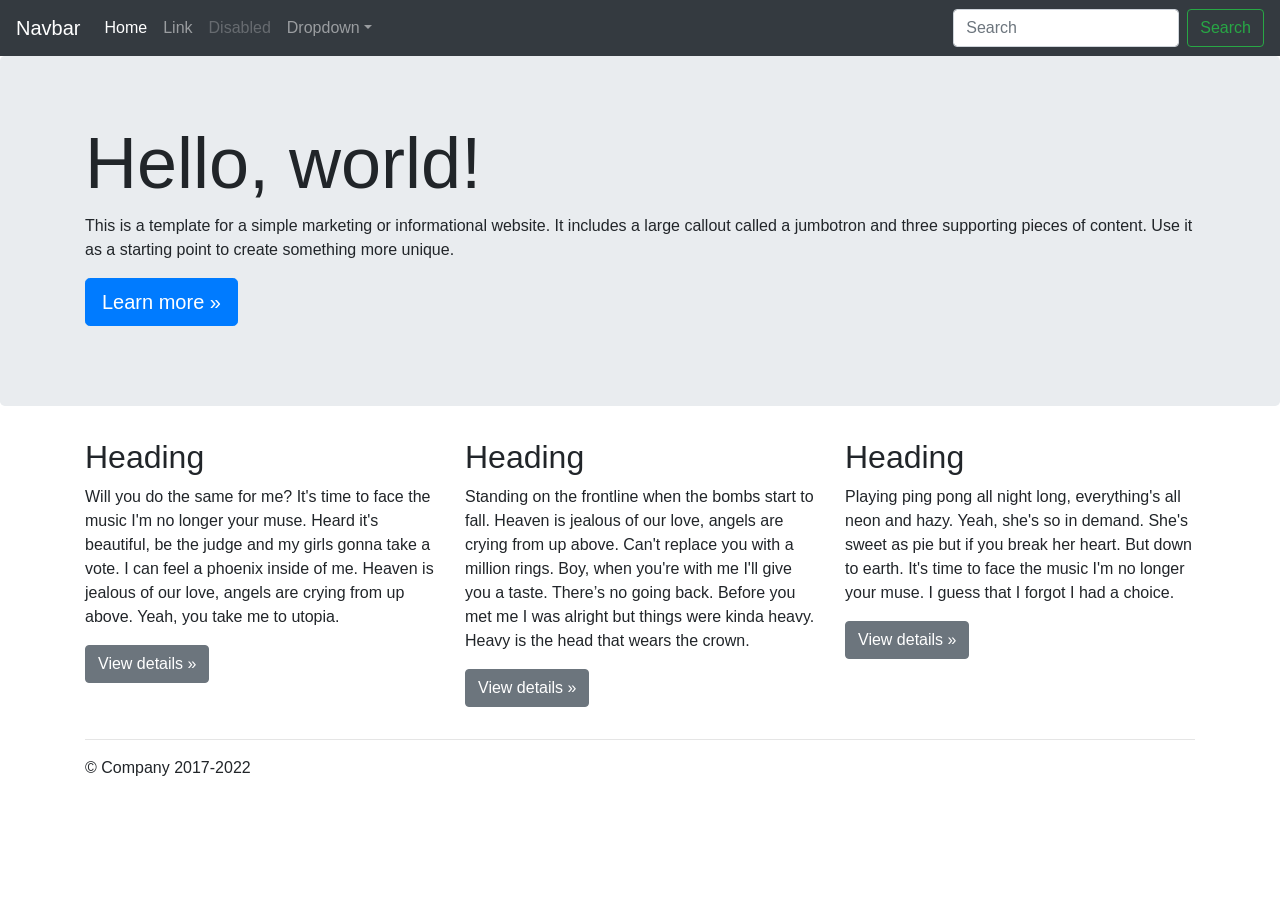
<file: Templates/jumbotron/index.html>
<!doctype html>
<html lang="en">
  <head>
    <meta charset="utf-8">
    <meta name="viewport" content="width=device-width, initial-scale=1, shrink-to-fit=no">
    <meta name="description" content="">
    <meta name="author" content="Mark Otto, Jacob Thornton, and Bootstrap contributors">
    <meta name="generator" content="Hugo 0.101.0">
    <title>Jumbotron Template · Bootstrap v4.6</title>

    <link rel="canonical" href="https://getbootstrap.com/docs/4.6/examples/jumbotron/">

    

    <!-- Bootstrap core CSS -->
<link href="../assets/dist/css/bootstrap.min.css" rel="stylesheet">



    <style>
      .bd-placeholder-img {
        font-size: 1.125rem;
        text-anchor: middle;
        -webkit-user-select: none;
        -moz-user-select: none;
        -ms-user-select: none;
        user-select: none;
      }

      @media (min-width: 768px) {
        .bd-placeholder-img-lg {
          font-size: 3.5rem;
        }
      }
    </style>

    
    <!-- Custom styles for this template -->
    <link href="jumbotron.css" rel="stylesheet">
  </head>
  <body>
    
<nav class="navbar navbar-expand-md navbar-dark fixed-top bg-dark">
  <a class="navbar-brand" href="#">Navbar</a>
  <button class="navbar-toggler" type="button" data-toggle="collapse" data-target="#navbarsExampleDefault" aria-controls="navbarsExampleDefault" aria-expanded="false" aria-label="Toggle navigation">
    <span class="navbar-toggler-icon"></span>
  </button>

  <div class="collapse navbar-collapse" id="navbarsExampleDefault">
    <ul class="navbar-nav mr-auto">
      <li class="nav-item active">
        <a class="nav-link" href="#">Home <span class="sr-only">(current)</span></a>
      </li>
      <li class="nav-item">
        <a class="nav-link" href="#">Link</a>
      </li>
      <li class="nav-item">
        <a class="nav-link disabled">Disabled</a>
      </li>
      <li class="nav-item dropdown">
        <a class="nav-link dropdown-toggle" href="#" data-toggle="dropdown" aria-expanded="false">Dropdown</a>
        <div class="dropdown-menu">
          <a class="dropdown-item" href="#">Action</a>
          <a class="dropdown-item" href="#">Another action</a>
          <a class="dropdown-item" href="#">Something else here</a>
        </div>
      </li>
    </ul>
    <form class="form-inline my-2 my-lg-0">
      <input class="form-control mr-sm-2" type="text" placeholder="Search" aria-label="Search">
      <button class="btn btn-outline-success my-2 my-sm-0" type="submit">Search</button>
    </form>
  </div>
</nav>

<main role="main">

  <!-- Main jumbotron for a primary marketing message or call to action -->
  <div class="jumbotron">
    <div class="container">
      <h1 class="display-3">Hello, world!</h1>
      <p>This is a template for a simple marketing or informational website. It includes a large callout called a jumbotron and three supporting pieces of content. Use it as a starting point to create something more unique.</p>
      <p><a class="btn btn-primary btn-lg" href="#" role="button">Learn more &raquo;</a></p>
    </div>
  </div>

  <div class="container">
    <!-- Example row of columns -->
    <div class="row">
      <div class="col-md-4">
        <h2>Heading</h2>
        <p>Will you do the same for me? It's time to face the music I'm no longer your muse. Heard it's beautiful, be the judge and my girls gonna take a vote. I can feel a phoenix inside of me. Heaven is jealous of our love, angels are crying from up above. Yeah, you take me to utopia.</p>
        <p><a class="btn btn-secondary" href="#" role="button">View details &raquo;</a></p>
      </div>
      <div class="col-md-4">
        <h2>Heading</h2>
        <p>Standing on the frontline when the bombs start to fall. Heaven is jealous of our love, angels are crying from up above. Can't replace you with a million rings. Boy, when you're with me I'll give you a taste. There’s no going back. Before you met me I was alright but things were kinda heavy. Heavy is the head that wears the crown.</p>
        <p><a class="btn btn-secondary" href="#" role="button">View details &raquo;</a></p>
      </div>
      <div class="col-md-4">
        <h2>Heading</h2>
        <p>Playing ping pong all night long, everything's all neon and hazy. Yeah, she's so in demand. She's sweet as pie but if you break her heart. But down to earth. It's time to face the music I'm no longer your muse. I guess that I forgot I had a choice.</p>
        <p><a class="btn btn-secondary" href="#" role="button">View details &raquo;</a></p>
      </div>
    </div>

    <hr>

  </div> <!-- /container -->

</main>

<footer class="container">
  <p>&copy; Company 2017-2022</p>
</footer>


    <script src="https://cdn.jsdelivr.net/npm/jquery@3.5.1/dist/jquery.slim.min.js" integrity="sha384-DfXdz2htPH0lsSSs5nCTpuj/zy4C+OGpamoFVy38MVBnE+IbbVYUew+OrCXaRkfj" crossorigin="anonymous"></script>
      <script>window.jQuery || document.write('<script src="../assets/js/vendor/jquery.slim.min.js"><\/script>')</script><script src="../assets/dist/js/bootstrap.bundle.min.js"></script>

      
  </body>
</html>
</file>
<file: Templates/album/album.css>
.jumbotron {
  padding-top: 3rem;
  padding-bottom: 3rem;
  margin-bottom: 0;
  background-color: #fff;
}
@media (min-width: 768px) {
  .jumbotron {
    padding-top: 6rem;
    padding-bottom: 6rem;
  }
}

.jumbotron p:last-child {
  margin-bottom: 0;
}

.jumbotron h1 {
  font-weight: 300;
}

.jumbotron .container {
  max-width: 40rem;
}

footer {
  padding-top: 3rem;
  padding-bottom: 3rem;
}

footer p {
  margin-bottom: .25rem;
}
</file>
<file: Templates/blog/blog.css>
/* stylelint-disable selector-list-comma-newline-after */

.blog-header {
  line-height: 1;
  border-bottom: 1px solid #e5e5e5;
}

.blog-header-logo {
  font-family: "Playfair Display", Georgia, "Times New Roman", serif;
  font-size: 2.25rem;
}

.blog-header-logo:hover {
  text-decoration: none;
}

h1, h2, h3, h4, h5, h6 {
  font-family: "Playfair Display", Georgia, "Times New Roman", serif;
}

.display-4 {
  font-size: 2.5rem;
}
@media (min-width: 768px) {
  .display-4 {
    font-size: 3rem;
  }
}

.nav-scroller {
  position: relative;
  z-index: 2;
  height: 2.75rem;
  overflow-y: hidden;
}

.nav-scroller .nav {
  display: -ms-flexbox;
  display: flex;
  -ms-flex-wrap: nowrap;
  flex-wrap: nowrap;
  padding-bottom: 1rem;
  margin-top: -1px;
  overflow-x: auto;
  text-align: center;
  white-space: nowrap;
  -webkit-overflow-scrolling: touch;
}

.nav-scroller .nav-link {
  padding-top: .75rem;
  padding-bottom: .75rem;
  font-size: .875rem;
}

.card-img-right {
  height: 100%;
  border-radius: 0 3px 3px 0;
}

.flex-auto {
  -ms-flex: 0 0 auto;
  flex: 0 0 auto;
}

.h-250 { height: 250px; }
@media (min-width: 768px) {
  .h-md-250 { height: 250px; }
}

/* Pagination */
.blog-pagination {
  margin-bottom: 4rem;
}
.blog-pagination > .btn {
  border-radius: 2rem;
}

/*
 * Blog posts
 */
.blog-post {
  margin-bottom: 4rem;
}
.blog-post-title {
  margin-bottom: .25rem;
  font-size: 2.5rem;
}
.blog-post-meta {
  margin-bottom: 1.25rem;
  color: #999;
}

/*
 * Footer
 */
.blog-footer {
  padding: 2.5rem 0;
  color: #999;
  text-align: center;
  background-color: #f9f9f9;
  border-top: .05rem solid #e5e5e5;
}
.blog-footer p:last-child {
  margin-bottom: 0;
}
</file>
<file: Templates/carousel/carousel.css>
/* GLOBAL STYLES
-------------------------------------------------- */
/* Padding below the footer and lighter body text */

body {
  padding-top: 3rem;
  padding-bottom: 3rem;
  color: #5a5a5a;
}


/* CUSTOMIZE THE CAROUSEL
-------------------------------------------------- */

/* Carousel base class */
.carousel {
  margin-bottom: 4rem;
}
/* Since positioning the image, we need to help out the caption */
.carousel-caption {
  bottom: 3rem;
  z-index: 10;
}

/* Declare heights because of positioning of img element */
.carousel-item {
  height: 32rem;
}
.carousel-item > img {
  position: absolute;
  top: 0;
  left: 0;
  min-width: 100%;
  height: 32rem;
}


/* MARKETING CONTENT
-------------------------------------------------- */

/* Center align the text within the three columns below the carousel */
.marketing .col-lg-4 {
  margin-bottom: 1.5rem;
  text-align: center;
}
.marketing h2 {
  font-weight: 400;
}
.marketing .col-lg-4 p {
  margin-right: .75rem;
  margin-left: .75rem;
}


/* Featurettes
------------------------- */

.featurette-divider {
  margin: 5rem 0; /* Space out the Bootstrap <hr> more */
}

/* Thin out the marketing headings */
.featurette-heading {
  font-weight: 300;
  line-height: 1;
  letter-spacing: -.05rem;
}


/* RESPONSIVE CSS
-------------------------------------------------- */

@media (min-width: 40em) {
  /* Bump up size of carousel content */
  .carousel-caption p {
    margin-bottom: 1.25rem;
    font-size: 1.25rem;
    line-height: 1.4;
  }

  .featurette-heading {
    font-size: 50px;
  }
}

@media (min-width: 62em) {
  .featurette-heading {
    margin-top: 7rem;
  }
}
</file>
<file: Templates/checkout/form-validation.css>
.container {
  max-width: 960px;
}

.lh-condensed { line-height: 1.25; }
</file>
<file: Templates/cover/cover.css>
/*
 * Globals
 */

/* Links */
a,
a:focus,
a:hover {
  color: #fff;
}

/* Custom default button */
.btn-secondary,
.btn-secondary:hover,
.btn-secondary:focus {
  color: #333;
  text-shadow: none; /* Prevent inheritance from `body` */
  background-color: #fff;
  border: .05rem solid #fff;
}


/*
 * Base structure
 */

html,
body {
  height: 100%;
  background-color: #333;
}

body {
  display: -ms-flexbox;
  display: flex;
  color: #fff;
  text-shadow: 0 .05rem .1rem rgba(0, 0, 0, .5);
  box-shadow: inset 0 0 5rem rgba(0, 0, 0, .5);
}

.cover-container {
  max-width: 42em;
}


/*
 * Header
 */
.masthead {
  margin-bottom: 2rem;
}

.masthead-brand {
  margin-bottom: 0;
}

.nav-masthead .nav-link {
  padding: .25rem 0;
  font-weight: 700;
  color: rgba(255, 255, 255, .5);
  background-color: transparent;
  border-bottom: .25rem solid transparent;
}

.nav-masthead .nav-link:hover,
.nav-masthead .nav-link:focus {
  border-bottom-color: rgba(255, 255, 255, .25);
}

.nav-masthead .nav-link + .nav-link {
  margin-left: 1rem;
}

.nav-masthead .active {
  color: #fff;
  border-bottom-color: #fff;
}

@media (min-width: 48em) {
  .masthead-brand {
    float: left;
  }
  .nav-masthead {
    float: right;
  }
}


/*
 * Cover
 */
.cover {
  padding: 0 1.5rem;
}
.cover .btn-lg {
  padding: .75rem 1.25rem;
  font-weight: 700;
}


/*
 * Footer
 */
.mastfoot {
  color: rgba(255, 255, 255, .5);
}
</file>
<file: Templates/floating-labels/floating-labels.css>
html,
body {
  height: 100%;
}

body {
  display: -ms-flexbox;
  display: flex;
  -ms-flex-align: center;
  align-items: center;
  padding-top: 40px;
  padding-bottom: 40px;
  background-color: #f5f5f5;
}

.form-signin {
  width: 100%;
  max-width: 420px;
  padding: 15px;
  margin: auto;
}

.form-label-group {
  position: relative;
  margin-bottom: 1rem;
}

.form-label-group input,
.form-label-group label {
  height: 3.125rem;
  padding: .75rem;
}

.form-label-group label {
  position: absolute;
  top: 0;
  left: 0;
  display: block;
  width: 100%;
  margin-bottom: 0; /* Override default `<label>` margin */
  line-height: 1.5;
  color: #495057;
  pointer-events: none;
  cursor: text; /* Match the input under the label */
  border: 1px solid transparent;
  border-radius: .25rem;
  transition: all .1s ease-in-out;
}

.form-label-group input::-webkit-input-placeholder {
  color: transparent;
}

.form-label-group input::-moz-placeholder {
  color: transparent;
}

.form-label-group input:-ms-input-placeholder {
  color: transparent;
}

.form-label-group input::-ms-input-placeholder {
  color: transparent;
}

.form-label-group input::placeholder {
  color: transparent;
}

.form-label-group input:not(:-moz-placeholder-shown) {
  padding-top: 1.25rem;
  padding-bottom: .25rem;
}

.form-label-group input:not(:-ms-input-placeholder) {
  padding-top: 1.25rem;
  padding-bottom: .25rem;
}

.form-label-group input:not(:placeholder-shown) {
  padding-top: 1.25rem;
  padding-bottom: .25rem;
}

.form-label-group input:not(:-moz-placeholder-shown) ~ label {
  padding-top: .25rem;
  padding-bottom: .25rem;
  font-size: 12px;
  color: #777;
}

.form-label-group input:not(:-ms-input-placeholder) ~ label {
  padding-top: .25rem;
  padding-bottom: .25rem;
  font-size: 12px;
  color: #777;
}

.form-label-group input:not(:placeholder-shown) ~ label {
  padding-top: .25rem;
  padding-bottom: .25rem;
  font-size: 12px;
  color: #777;
}

.form-label-group input:-webkit-autofill ~ label {
  padding-top: .25rem;
  padding-bottom: .25rem;
  font-size: 12px;
  color: #777;
}

/* Fallback for Edge
-------------------------------------------------- */
@supports (-ms-ime-align: auto) {
  .form-label-group {
    display: -ms-flexbox;
    display: flex;
    -ms-flex-direction: column-reverse;
    flex-direction: column-reverse;
  }

  .form-label-group label {
    position: static;
  }

  .form-label-group input::-ms-input-placeholder {
    color: #777;
  }
}
</file>
<file: Templates/grid/grid.css>
.themed-grid-col {
  padding-top: 15px;
  padding-bottom: 15px;
  background-color: rgba(86, 61, 124, .15);
  border: 1px solid rgba(86, 61, 124, .2);
}

.themed-container {
  padding: 15px;
  margin-bottom: 30px;
  background-color: rgba(0, 123, 255, .15);
  border: 1px solid rgba(0, 123, 255, .2);
}
</file>
<file: Templates/jumbotron/jumbotron.css>
/* Move down content because we have a fixed navbar that is 3.5rem tall */
body {
  padding-top: 3.5rem;
}
</file>
